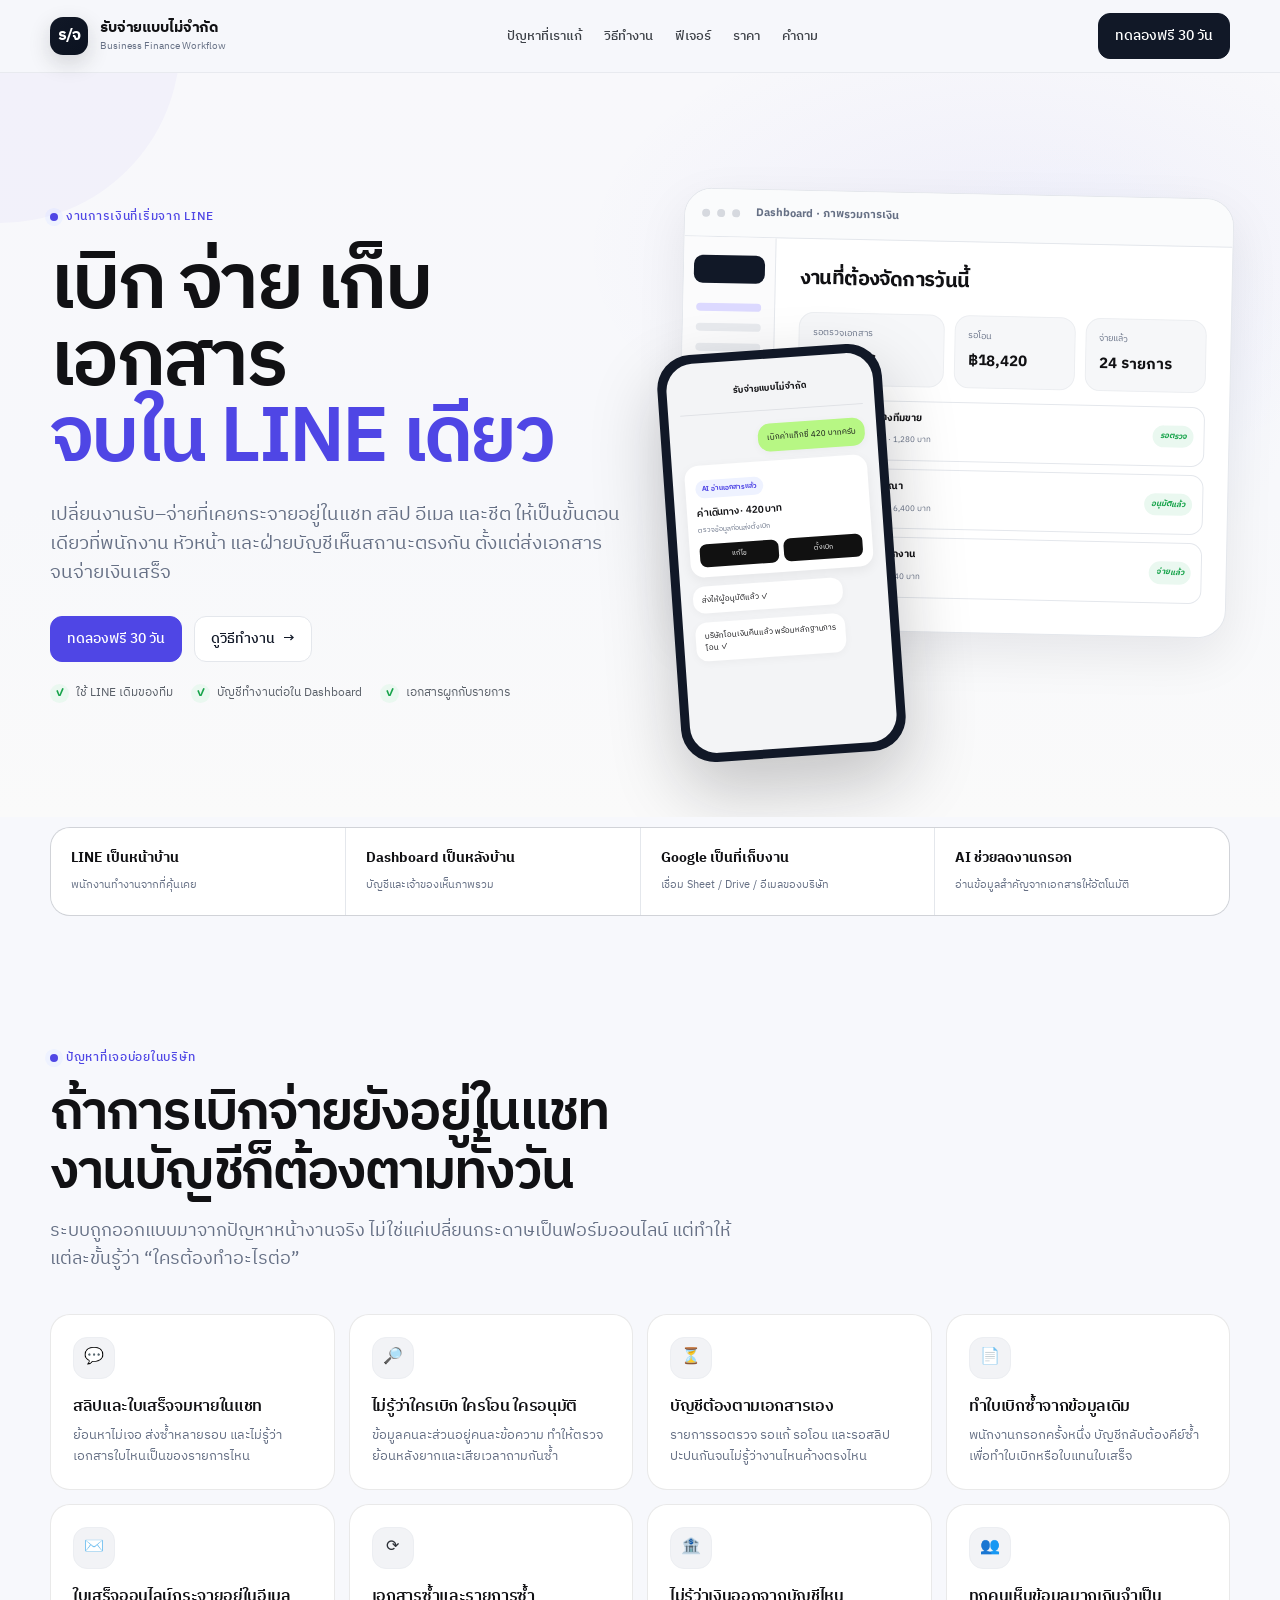
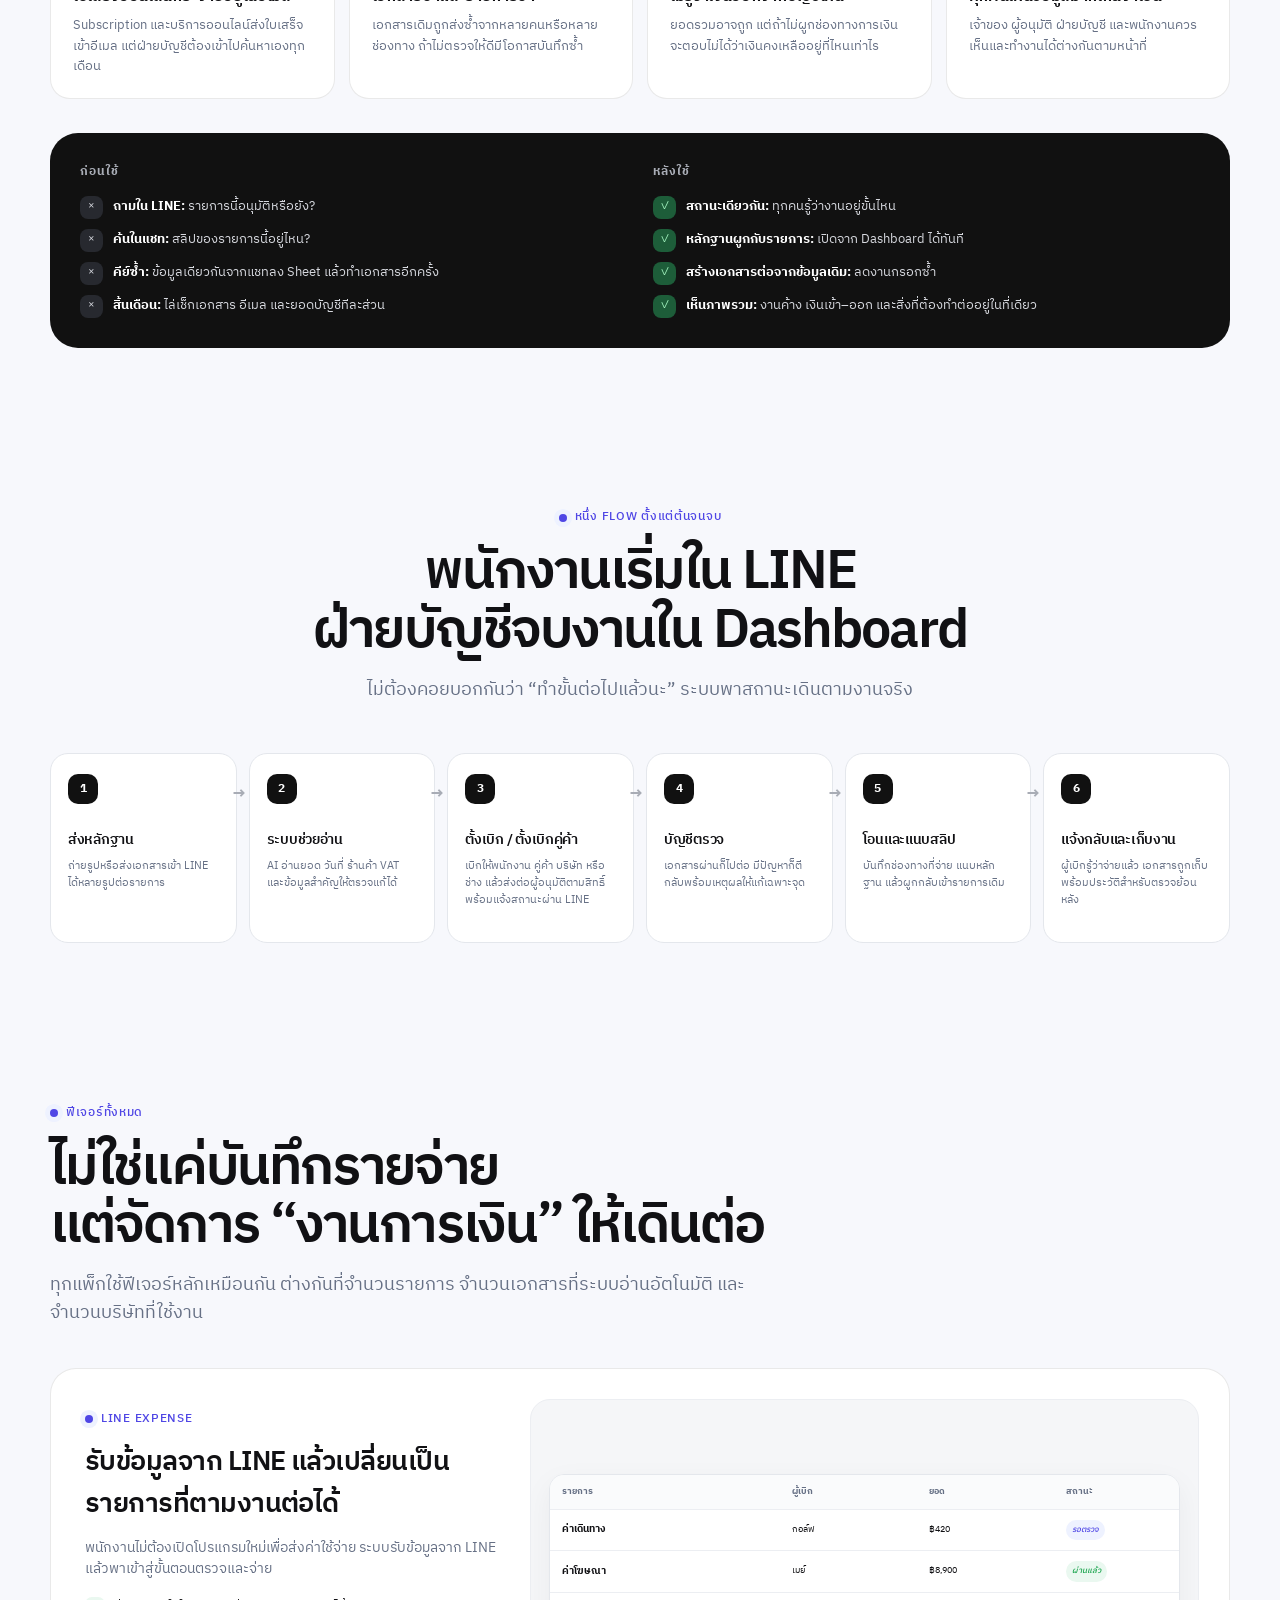
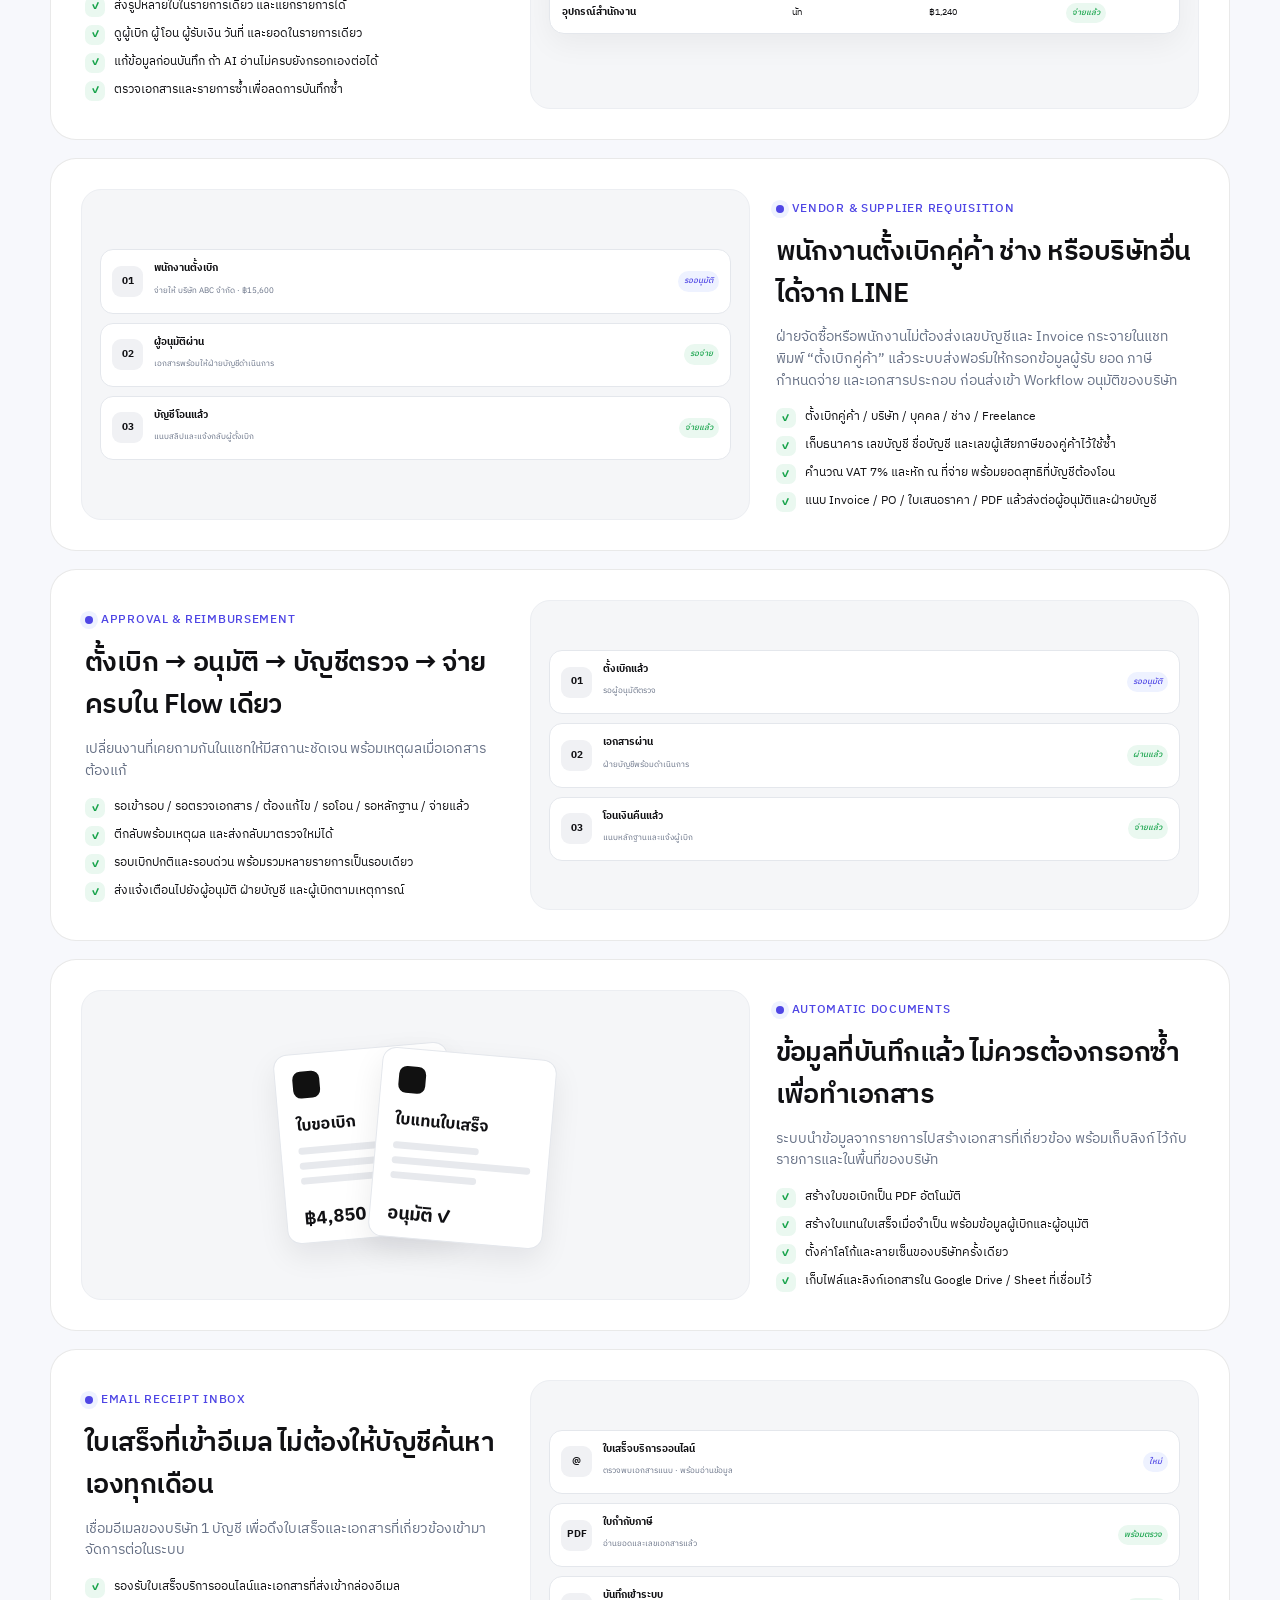
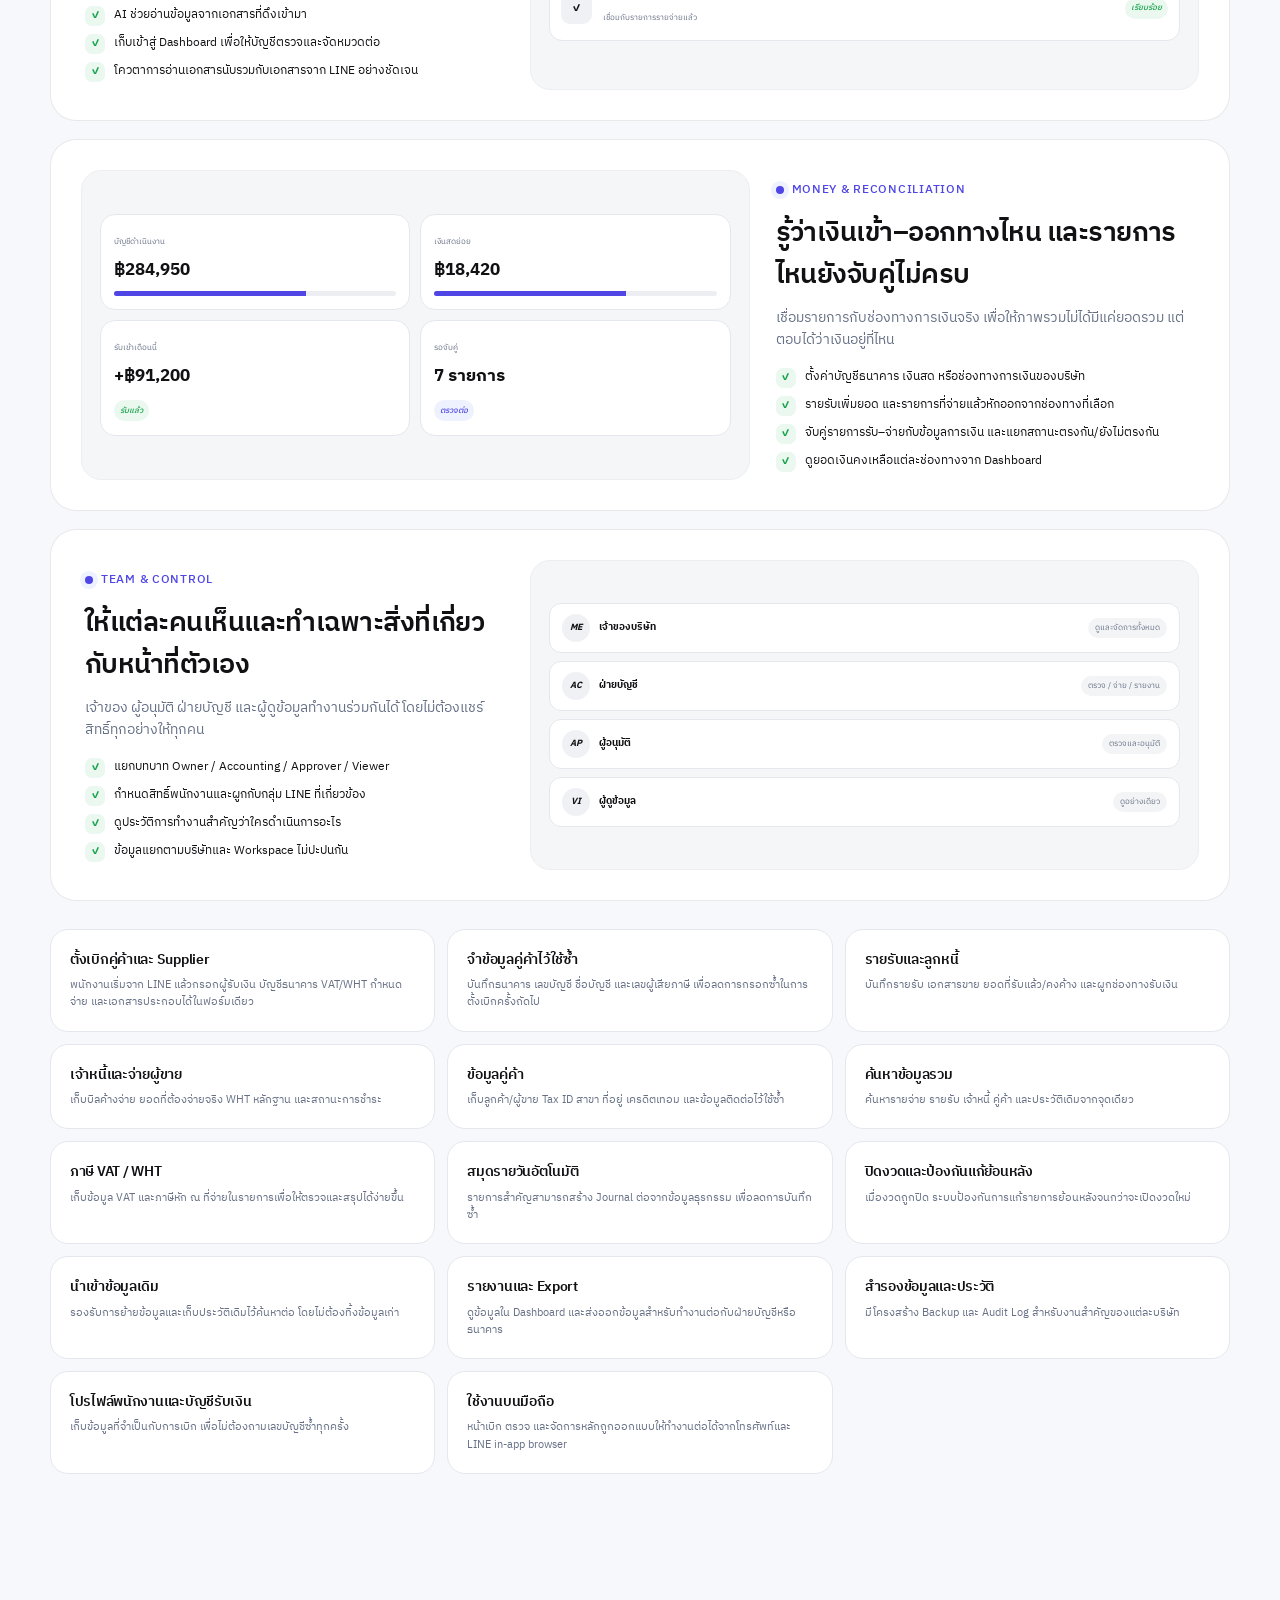
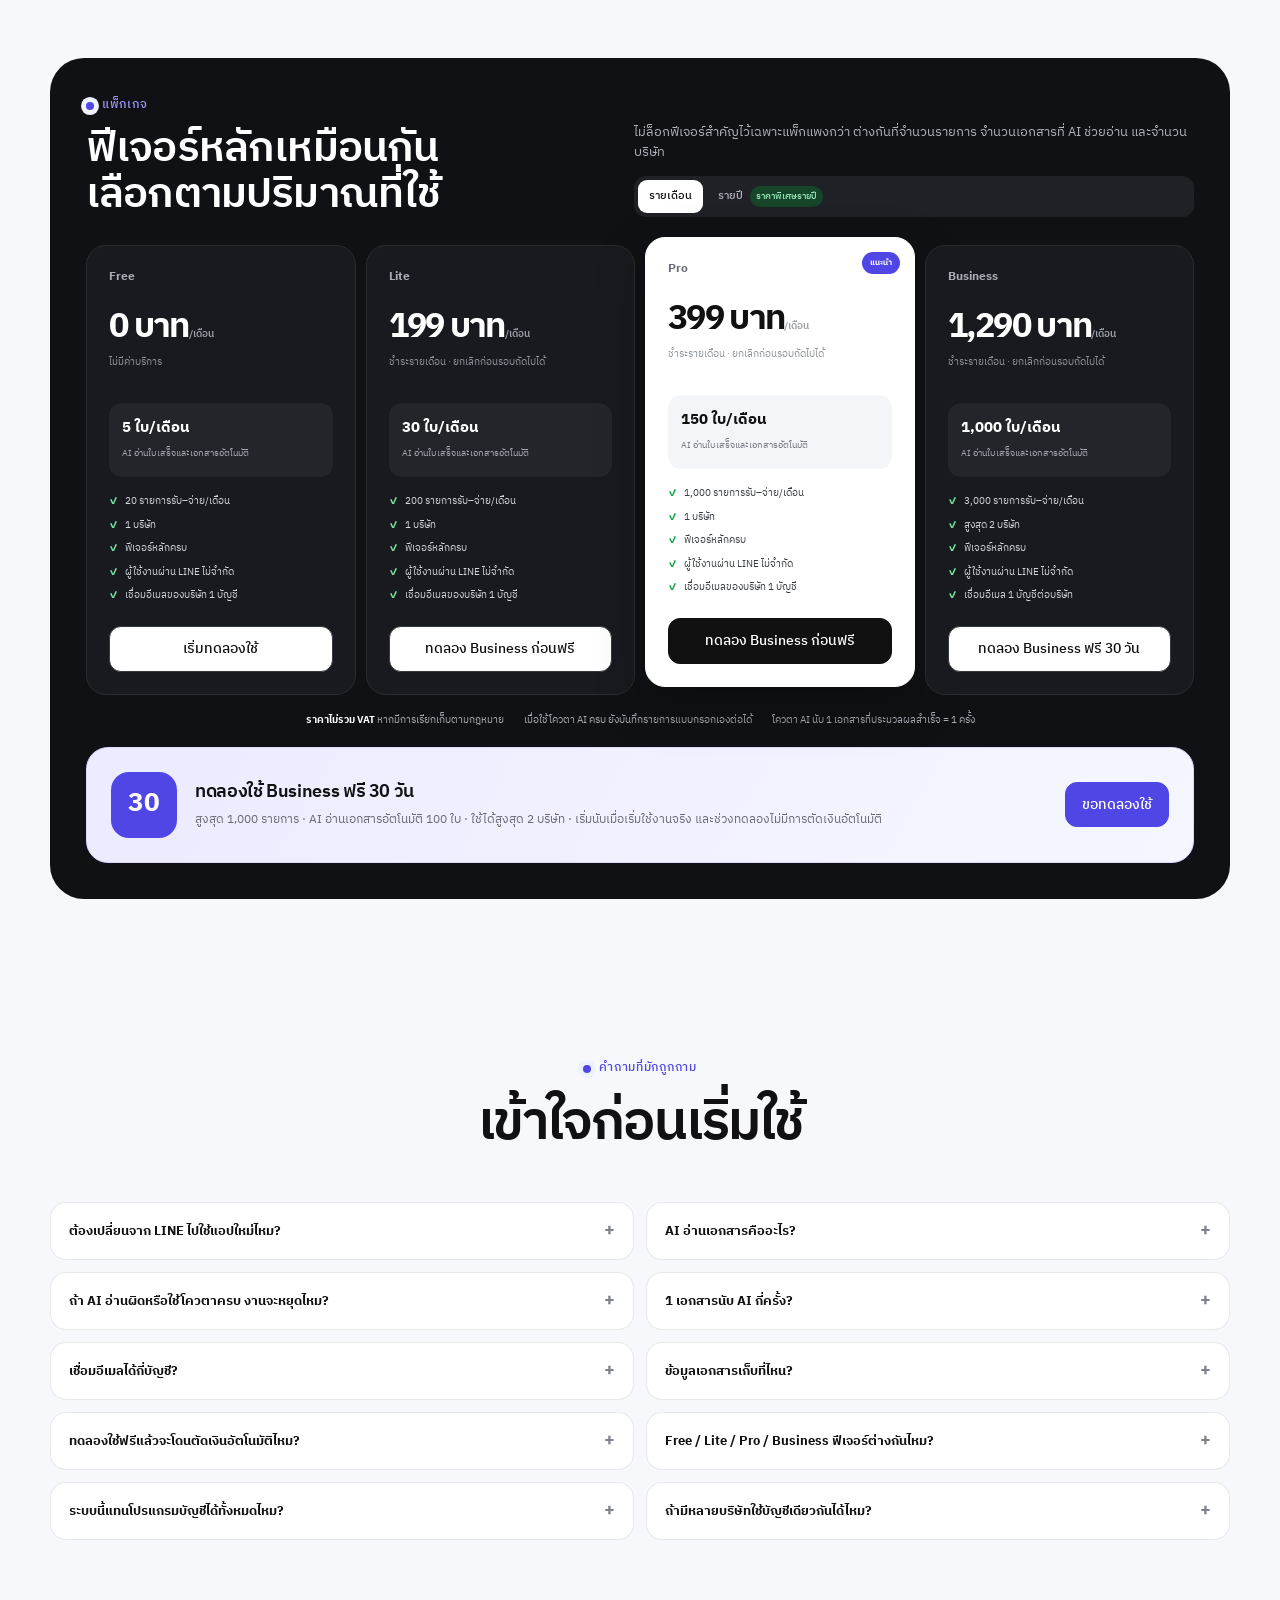
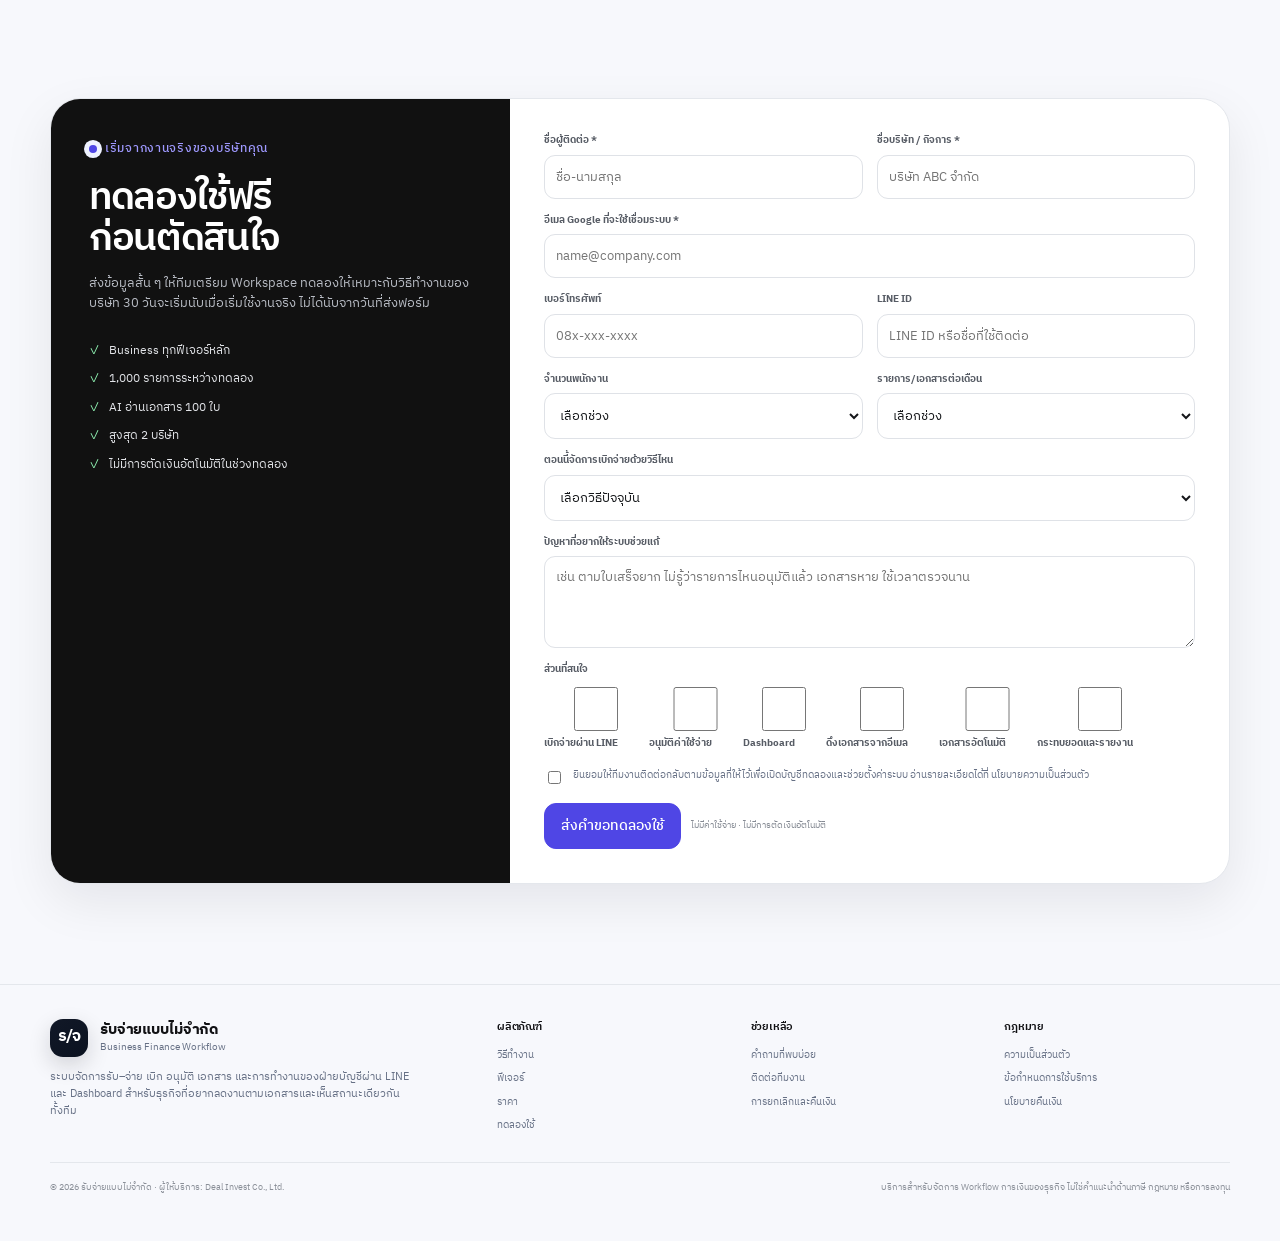
<file: index.html>
<!doctype html>
<html lang="th">
<head>
<meta charset="utf-8">
<meta name="viewport" content="width=device-width,initial-scale=1">
<meta name="theme-color" content="#f7f8fc">
<title>รับจ่ายแบบไม่จำกัด — เบิก จ่าย เก็บเอกสาร จบใน LINE</title>
<meta name="description" content="ระบบจัดการรับ–จ่าย ตั้งเบิกคู่ค้า เบิกค่าใช้จ่าย อนุมัติ และจ่ายเงินสำหรับธุรกิจ ผ่าน LINE พร้อม AI อ่านเอกสาร VAT/WHT หลักฐานการโอน Google Drive และ Dashboard ในระบบเดียว">
<link rel="icon" href="assets/favicon.svg" type="image/svg+xml">
<link rel="stylesheet" href="assets/site.css">
<link rel="preconnect" href="https://fonts.googleapis.com">
<link rel="preconnect" href="https://fonts.gstatic.com" crossorigin>
<link href="https://fonts.googleapis.com/css2?family=IBM+Plex+Sans+Thai:wght@300;400;500;600;700&display=swap" rel="stylesheet">
<style id="rubjai-ibm-plex-thai-v4">
html body,
html body *,
html body *::before,
html body *::after {
  font-family: "IBM Plex Sans Thai", "Noto Sans Thai", sans-serif !important;
}
button, input, select, textarea {
  font-family: "IBM Plex Sans Thai", "Noto Sans Thai", sans-serif !important;
  font: inherit;
}
body {
  font-weight: 400;
  -webkit-font-smoothing: antialiased;
  text-rendering: optimizeLegibility;
}

h1,h2,h3,h4,h5,h6{
  font-weight:600 !important;
  letter-spacing:-0.02em !important;
}
.hero h1,
.hero-title,
.display-title{
  font-weight:600 !important;
}
nav,
button,
.btn,
.pill,
.eyebrow{
  font-weight:500 !important;
}
</style>
<meta property="og:title" content="รับจ่ายแบบไม่จำกัด — เบิก จ่าย เก็บเอกสาร จบใน LINE">
<meta property="og:description" content="จากแชทที่ตามสลิปและใบเสร็จไม่จบ ให้กลายเป็น Workflow รับ–จ่ายที่ทุกคนเห็นสถานะเดียวกัน">
<meta property="og:type" content="website">
<script type="application/ld+json">{"@context":"https://schema.org","@type":"SoftwareApplication","name":"รับจ่ายแบบไม่จำกัด","applicationCategory":"BusinessApplication","operatingSystem":"Web, LINE","description":"ระบบจัดการรับ–จ่ายและเบิกค่าใช้จ่ายสำหรับธุรกิจ ผ่าน LINE และ Dashboard","offers":[{"@type":"Offer","name":"Free","price":"0","priceCurrency":"THB"},{"@type":"Offer","name":"Lite","price":"199","priceCurrency":"THB"},{"@type":"Offer","name":"Pro","price":"399","priceCurrency":"THB"},{"@type":"Offer","name":"Business","price":"1290","priceCurrency":"THB"}]}</script>

<style id="rubjai-premium-mobile-v5">
/* ─────────────────────────────────────────────
   Rubjai Mobile Polish v5
   เป้าหมาย: Apple-like / SaaS premium / อ่านง่ายบน LINE browser
   ───────────────────────────────────────────── */

:root{
  --v5-ink:#111114;
  --v5-muted:#6f727a;
  --v5-line:rgba(17,17,20,.09);
  --v5-soft:#f7f7f9;
  --v5-accent:#4f46e5;
}

/* ทำให้ IBM Plex Sans Thai ดูเบาและคมขึ้น */
body{
  color:var(--v5-ink);
}
.hero h1,
.section-head h2,
.trial-copy-panel h2{
  font-weight:600 !important;
  letter-spacing:-.035em !important;
}
.hero-copy,
.lead,
.problem-card p,
.feature-copy p,
.step p{
  font-weight:400 !important;
}

/* ปุ่ม/การ์ดลดความแข็ง */
.btn{
  border-radius:12px !important;
  box-shadow:none !important;
}
.problem-card,
.feature-band,
.trust-box,
.before-after,
.pricing-card,
.faq details{
  border-color:var(--v5-line) !important;
}

/* Hero background แบบสะอาด มีมิติเล็กน้อย */
.hero{
  position:relative;
  overflow:hidden;
  background:
    radial-gradient(700px 400px at 78% 24%, rgba(79,70,229,.055), transparent 60%),
    linear-gradient(180deg,#f8f8fb 0%,#f7f8fb 58%,#fafafa 100%) !important;
}
.hero::before{
  content:"";
  position:absolute;
  width:360px;
  height:360px;
  border-radius:50%;
  top:-210px;
  left:-180px;
  background:rgba(79,70,229,.035);
  pointer-events:none;
}

@media (max-width: 720px){

  /* ── Header ── */
  .topbar{
    background:rgba(250,250,252,.88) !important;
    backdrop-filter:blur(22px) saturate(150%) !important;
    -webkit-backdrop-filter:blur(22px) saturate(150%) !important;
    border-bottom:1px solid rgba(17,17,20,.07) !important;
  }
  .topbar .nav{
    min-height:72px !important;
    padding:10px 18px !important;
  }
  .brand{
    gap:11px !important;
  }
  .brand-mark{
    width:42px !important;
    height:42px !important;
    min-width:42px !important;
    border-radius:13px !important;
    font-size:14px !important;
    box-shadow:0 6px 18px rgba(0,0,0,.10) !important;
  }
  .brand-copy strong{
    font-size:18px !important;
    line-height:1.12 !important;
    font-weight:600 !important;
    letter-spacing:-.025em !important;
  }
  .brand-copy span{
    display:none !important;
  }
  .nav-actions .primary{
    display:none !important;
  }
  .menu-btn{
    width:44px !important;
    height:44px !important;
    min-width:44px !important;
    padding:0 !important;
    display:grid !important;
    place-items:center !important;
    border-radius:14px !important;
    background:#fff !important;
    border:1px solid rgba(17,17,20,.10) !important;
    font-size:20px !important;
  }

  /* ── Hero ── */
  .hero{
    padding:46px 0 28px !important;
    min-height:auto !important;
  }
  .hero .container{
    padding-left:20px !important;
    padding-right:20px !important;
  }
  .hero-grid{
    grid-template-columns:1fr !important;
    gap:28px !important;
    align-items:start !important;
  }
  .hero-grid > div:first-child{
    position:relative;
    z-index:2;
  }
  .eyebrow{
    display:inline-flex !important;
    align-items:center !important;
    gap:7px !important;
    width:auto !important;
    min-height:30px !important;
    padding:6px 10px !important;
    margin-bottom:18px !important;
    border-radius:999px !important;
    background:rgba(79,70,229,.075) !important;
    color:var(--v5-accent) !important;
    font-size:12px !important;
    font-weight:500 !important;
    letter-spacing:0 !important;
    text-transform:none !important;
  }
  .eyebrow::before{
    width:7px !important;
    height:7px !important;
    box-shadow:none !important;
  }
  .hero h1{
    max-width:100% !important;
    margin:0 !important;
    font-size:clamp(42px,11.2vw,50px) !important;
    line-height:1.02 !important;
    letter-spacing:-.05em !important;
    text-wrap:balance;
  }
  .hero h1 .accent{
    display:inline-block;
    margin-top:5px;
  }
  .hero-copy{
    max-width:35em !important;
    margin:24px 0 0 !important;
    color:#686b73 !important;
    font-size:16px !important;
    line-height:1.68 !important;
    letter-spacing:-.01em !important;
  }

  /* CTA: ปุ่มหลัก 1 ปุ่ม + ลิงก์รอง ไม่ให้เหมือนฟอร์ม */
  .hero-actions{
    display:flex !important;
    flex-direction:column !important;
    align-items:stretch !important;
    gap:8px !important;
    margin-top:26px !important;
  }
  .hero-actions .btn{
    width:100% !important;
    min-height:54px !important;
    justify-content:center !important;
    border-radius:16px !important;
    font-size:15px !important;
    font-weight:500 !important;
  }
  .hero-actions .accent{
    background:linear-gradient(135deg,#5b55ee 0%,#4f46e5 100%) !important;
    color:#fff !important;
    border:0 !important;
    box-shadow:0 12px 28px rgba(79,70,229,.20) !important;
  }
  .hero-actions .hero-secondary{
    width:auto !important;
    min-height:40px !important;
    align-self:center !important;
    padding:6px 12px !important;
    background:transparent !important;
    border:0 !important;
    color:#41434a !important;
    font-size:14px !important;
  }
  .hero-actions .hero-secondary span{
    margin-left:3px;
    transition:transform .2s ease;
  }

  /* จุดขายสั้น ๆ ให้เป็น chip 2+1 แทน list ยาว */
  .hero-note{
    display:flex !important;
    flex-wrap:wrap !important;
    gap:8px !important;
    margin-top:18px !important;
  }
  .hero-note span{
    margin:0 !important;
    padding:7px 10px !important;
    border:1px solid rgba(17,17,20,.07) !important;
    border-radius:999px !important;
    background:rgba(255,255,255,.72) !important;
    color:#666a72 !important;
    font-size:11px !important;
    line-height:1.25 !important;
  }
  .hero-note span::before{
    width:16px !important;
    height:16px !important;
    margin-right:5px !important;
    font-size:10px !important;
  }

  /* ── Product mockup ── */
  .hero-visual{
    width:100% !important;
    min-height:340px !important;
    height:340px !important;
    margin:4px auto 0 !important;
    transform:none !important;
    overflow:visible !important;
  }
  .hero-glow{
    opacity:.6 !important;
    transform:scale(.86) !important;
  }
  .app-window{
    width:94% !important;
    left:6% !important;
    right:auto !important;
    top:12px !important;
    transform:none !important;
    border-radius:18px !important;
    box-shadow:0 24px 52px rgba(20,22,30,.10) !important;
  }
  .app-top{
    min-height:38px !important;
  }
  .app-label{
    font-size:10px !important;
  }
  .app-body{
    min-height:235px !important;
  }
  .app-side{
    width:50px !important;
  }
  .app-title{
    font-size:18px !important;
  }
  .stats{
    gap:6px !important;
  }
  .stat{
    padding:10px 8px !important;
  }
  .stat small{
    font-size:8px !important;
  }
  .stat b{
    font-size:11px !important;
  }
  .flow-row{
    padding:8px 7px !important;
  }
  .flow-row strong{
    font-size:9px !important;
  }
  .flow-row span{
    font-size:7px !important;
  }
  .phone{
    width:36% !important;
    height:auto !important;
    aspect-ratio:.49 !important;
    left:1% !important;
    top:102px !important;
    right:auto !important;
    transform:rotate(-3deg) !important;
    border-radius:25px !important;
    box-shadow:0 25px 48px rgba(12,13,18,.20) !important;
  }
  .phone-screen{
    border-radius:20px !important;
  }
  .phone-head{
    font-size:7px !important;
  }
  .bubble,
  .bot-card{
    font-size:7px !important;
  }

  /* ── Trust strip ── */
  .trust-strip{
    padding:0 0 24px !important;
    margin-top:0 !important;
  }
  .trust-strip .container{
    padding:0 14px !important;
  }
  .trust-box{
    display:grid !important;
    grid-template-columns:1fr 1fr !important;
    gap:0 !important;
    border-radius:18px !important;
    overflow:hidden !important;
    background:#fff !important;
    box-shadow:0 12px 32px rgba(0,0,0,.035) !important;
  }
  .trust-item{
    min-width:0 !important;
    padding:15px 13px !important;
    border-right:1px solid rgba(17,17,20,.06) !important;
    border-bottom:1px solid rgba(17,17,20,.06) !important;
  }
  .trust-item:nth-child(2n){
    border-right:0 !important;
  }
  .trust-item:nth-last-child(-n+2){
    border-bottom:0 !important;
  }
  .trust-item b{
    font-size:11px !important;
    line-height:1.3 !important;
  }
  .trust-item span{
    margin-top:4px !important;
    font-size:9px !important;
    line-height:1.45 !important;
  }

  /* ── Sections ทั้งเว็บให้ compact และเป็น premium ── */
  .section{
    padding:58px 0 !important;
  }
  .section.compact{
    padding:50px 0 !important;
  }
  .section .container{
    padding-left:18px !important;
    padding-right:18px !important;
  }
  .section-head{
    margin-bottom:24px !important;
  }
  .section-head.center{
    text-align:left !important;
  }
  .section-head h2{
    font-size:34px !important;
    line-height:1.12 !important;
    letter-spacing:-.04em !important;
  }
  .section-head h2 br{
    display:none !important;
  }
  .lead{
    margin-top:12px !important;
    font-size:14px !important;
    line-height:1.7 !important;
  }
  .problem-grid{
    gap:10px !important;
  }
  .problem-card{
    padding:18px !important;
    border-radius:16px !important;
    box-shadow:none !important;
  }
  .problem-card h3{
    font-size:16px !important;
  }
  .problem-card p{
    font-size:12px !important;
    line-height:1.65 !important;
  }
  .problem-icon{
    width:34px !important;
    height:34px !important;
    border-radius:10px !important;
    font-size:15px !important;
  }

  .before-after{
    border-radius:18px !important;
  }

  .steps{
    gap:9px !important;
  }
  .step{
    border-radius:16px !important;
    padding:17px !important;
  }

  .feature-band{
    border-radius:20px !important;
    padding:20px !important;
  }

  /* อย่าให้ LINE in-app browser รู้สึกว่าหน้าเว็บยาวเพราะ spacing */
  .reveal{
    transform:translateY(8px);
  }
}

@media (max-width: 390px){
  .hero h1{
    font-size:40px !important;
  }
  .hero-copy{
    font-size:15px !important;
  }
  .hero-visual{
    height:315px !important;
    min-height:315px !important;
  }
  .phone{
    top:96px !important;
  }
  .section-head h2{
    font-size:31px !important;
  }
}

/* Motion เล็ก ๆ แบบ product site */
@media (prefers-reduced-motion: no-preference){
  .app-window{
    animation:v5Float 7s ease-in-out infinite;
  }
  .phone{
    animation:v5PhoneFloat 6s ease-in-out infinite;
  }
  @keyframes v5Float{
    0%,100%{translate:0 0}
    50%{translate:0 -5px}
  }
  @keyframes v5PhoneFloat{
    0%,100%{translate:0 0;rotate:-3deg}
    50%{translate:0 -7px;rotate:-2deg}
  }
}
</style>

</head>
<body>
<header class="topbar">
  <div class="container nav">
    <a class="brand" href="#top" aria-label="รับจ่ายแบบไม่จำกัด หน้าแรก">
      <span class="brand-mark">ร/จ</span>
      <span class="brand-copy"><strong>รับจ่ายแบบไม่จำกัด</strong><span>Business Finance Workflow</span></span>
    </a>
    <nav class="nav-links" aria-label="เมนูหลัก">
      <a href="#problems">ปัญหาที่เราแก้</a><a href="#how">วิธีทำงาน</a><a href="#features">ฟีเจอร์</a><a href="#pricing">ราคา</a><a href="#faq">คำถาม</a>
    </nav>
    <div class="nav-actions"><a class="btn primary" href="#trial">ทดลองฟรี 30 วัน</a><button class="btn menu-btn" data-menu aria-label="เปิดเมนู">☰</button></div>
  </div>
</header>
<main id="top">
<section class="hero">
  <div class="container hero-grid">
    <div>
      <div class="eyebrow">งานการเงินที่เริ่มจาก LINE</div>
      <h1>เบิก จ่าย เก็บเอกสาร<br><span class="accent">จบใน LINE เดียว</span></h1>
      <p class="hero-copy">เปลี่ยนงานรับ–จ่ายที่เคยกระจายอยู่ในแชท สลิป อีเมล และชีต ให้เป็นขั้นตอนเดียวที่พนักงาน หัวหน้า และฝ่ายบัญชีเห็นสถานะตรงกัน ตั้งแต่ส่งเอกสารจนจ่ายเงินเสร็จ</p>
      <div class="hero-actions"><a class="btn accent" href="#trial">ทดลองฟรี 30 วัน</a><a class="btn hero-secondary" href="#how">ดูวิธีทำงาน <span aria-hidden="true">→</span></a></div>
      <div class="hero-note"><span>ใช้ LINE เดิมของทีม</span><span>บัญชีทำงานต่อใน Dashboard</span><span>เอกสารผูกกับรายการ</span></div>
    </div>
    <div class="hero-visual" aria-label="ตัวอย่างการทำงานของระบบ">
      <div class="hero-glow"></div>
      <div class="app-window">
        <div class="app-top"><i class="app-dot"></i><i class="app-dot"></i><i class="app-dot"></i><span class="app-label">Dashboard · ภาพรวมการเงิน</span></div>
        <div class="app-body"><aside class="app-side"><div class="side-brand"></div><div class="side-line on"></div><div class="side-line"></div><div class="side-line"></div><div class="side-line"></div><div class="side-line"></div></aside><div class="app-main"><div class="app-title">งานที่ต้องจัดการวันนี้</div><div class="stats"><div class="stat"><small>รอตรวจเอกสาร</small><b>8 รายการ</b></div><div class="stat"><small>รอโอน</small><b>฿18,420</b></div><div class="stat"><small>จ่ายแล้ว</small><b>24 รายการ</b></div></div><div class="flow-list"><div class="flow-row"><div class="flow-icon">01</div><div><strong>ค่าเดินทางทีมขาย</strong><span>ผู้เบิก · ณัฐ · 1,280 บาท</span></div><i class="status">รอตรวจ</i></div><div class="flow-row"><div class="flow-icon">02</div><div><strong>ค่าสื่อโฆษณา</strong><span>ผู้เบิก · เมย์ · 6,400 บาท</span></div><i class="status">อนุมัติแล้ว</i></div><div class="flow-row"><div class="flow-icon">03</div><div><strong>ค่าวัสดุสำนักงาน</strong><span>ผู้เบิก · ต้น · 740 บาท</span></div><i class="status">จ่ายแล้ว</i></div></div></div></div>
      </div>
      <div class="phone"><div class="phone-screen"><div class="phone-head">รับจ่ายแบบไม่จำกัด</div><div class="chat"><div class="bubble me">เบิกค่าแท็กซี่ 420 บาทครับ</div><div class="bot-card"><span class="tag">AI อ่านเอกสารแล้ว</span><h4>ค่าเดินทาง · 420 บาท</h4><p>ตรวจข้อมูลก่อนส่งตั้งเบิก</p><div class="bot-buttons"><span>แก้ไข</span><span>ตั้งเบิก</span></div></div><div class="bubble">ส่งให้ผู้อนุมัติแล้ว ✓</div><div class="bubble">บริษัทโอนเงินคืนแล้ว พร้อมหลักฐานการโอน ✓</div></div></div></div>
    </div>
  </div>
</section>
<section class="trust-strip"><div class="container trust-box reveal"><div class="trust-item"><b>LINE เป็นหน้าบ้าน</b><span>พนักงานทำงานจากที่คุ้นเคย</span></div><div class="trust-item"><b>Dashboard เป็นหลังบ้าน</b><span>บัญชีและเจ้าของเห็นภาพรวม</span></div><div class="trust-item"><b>Google เป็นที่เก็บงาน</b><span>เชื่อม Sheet / Drive / อีเมลของบริษัท</span></div><div class="trust-item"><b>AI ช่วยลดงานกรอก</b><span>อ่านข้อมูลสำคัญจากเอกสารให้อัตโนมัติ</span></div></div></section>

<section class="section" id="problems">
  <div class="container">
    <div class="section-head"><div class="eyebrow">ปัญหาที่เจอบ่อยในบริษัท</div><h2>ถ้าการเบิกจ่ายยังอยู่ในแชท<br>งานบัญชีก็ต้องตามทั้งวัน</h2><p class="lead">ระบบถูกออกแบบมาจากปัญหาหน้างานจริง ไม่ใช่แค่เปลี่ยนกระดาษเป็นฟอร์มออนไลน์ แต่ทำให้แต่ละขั้นรู้ว่า “ใครต้องทำอะไรต่อ”</p></div>
    <div class="problem-grid">
      <article class="problem-card reveal"><div class="problem-icon">💬</div><h3>สลิปและใบเสร็จจมหายในแชท</h3><p>ย้อนหาไม่เจอ ส่งซ้ำหลายรอบ และไม่รู้ว่าเอกสารใบไหนเป็นของรายการไหน</p></article>
      <article class="problem-card reveal"><div class="problem-icon">🔎</div><h3>ไม่รู้ว่าใครเบิก ใครโอน ใครอนุมัติ</h3><p>ข้อมูลคนละส่วนอยู่คนละข้อความ ทำให้ตรวจย้อนหลังยากและเสียเวลาถามกันซ้ำ</p></article>
      <article class="problem-card reveal"><div class="problem-icon">⏳</div><h3>บัญชีต้องตามเอกสารเอง</h3><p>รายการรอตรวจ รอแก้ รอโอน และรอสลิปปะปนกันจนไม่รู้ว่างานไหนค้างตรงไหน</p></article>
      <article class="problem-card reveal"><div class="problem-icon">📄</div><h3>ทำใบเบิกซ้ำจากข้อมูลเดิม</h3><p>พนักงานกรอกครั้งหนึ่ง บัญชีกลับต้องคีย์ซ้ำเพื่อทำใบเบิกหรือใบแทนใบเสร็จ</p></article>
      <article class="problem-card reveal"><div class="problem-icon">✉️</div><h3>ใบเสร็จออนไลน์กระจายอยู่ในอีเมล</h3><p>Subscription และบริการออนไลน์ส่งใบเสร็จเข้าอีเมล แต่ฝ่ายบัญชีต้องเข้าไปค้นหาเองทุกเดือน</p></article>
      <article class="problem-card reveal"><div class="problem-icon">⟳</div><h3>เอกสารซ้ำและรายการซ้ำ</h3><p>เอกสารเดิมถูกส่งซ้ำจากหลายคนหรือหลายช่องทาง ถ้าไม่ตรวจให้ดีมีโอกาสบันทึกซ้ำ</p></article>
      <article class="problem-card reveal"><div class="problem-icon">🏦</div><h3>ไม่รู้ว่าเงินออกจากบัญชีไหน</h3><p>ยอดรวมอาจถูก แต่ถ้าไม่ผูกช่องทางการเงินจะตอบไม่ได้ว่าเงินคงเหลืออยู่ที่ไหนเท่าไร</p></article>
      <article class="problem-card reveal"><div class="problem-icon">👥</div><h3>ทุกคนเห็นข้อมูลมากเกินจำเป็น</h3><p>เจ้าของ ผู้อนุมัติ ฝ่ายบัญชี และพนักงานควรเห็นและทำงานได้ต่างกันตามหน้าที่</p></article>
    </div>
    <div class="before-after reveal"><div><div class="ba-title">ก่อนใช้</div><div class="ba-list"><div class="ba-item"><span class="ba-mark">×</span><span><b>ถามใน LINE:</b> รายการนี้อนุมัติหรือยัง?</span></div><div class="ba-item"><span class="ba-mark">×</span><span><b>ค้นในแชท:</b> สลิปของรายการนี้อยู่ไหน?</span></div><div class="ba-item"><span class="ba-mark">×</span><span><b>คีย์ซ้ำ:</b> ข้อมูลเดียวกันจากแชทลง Sheet แล้วทำเอกสารอีกครั้ง</span></div><div class="ba-item"><span class="ba-mark">×</span><span><b>สิ้นเดือน:</b> ไล่เช็กเอกสาร อีเมล และยอดบัญชีทีละส่วน</span></div></div></div><div class="after"><div class="ba-title">หลังใช้</div><div class="ba-list"><div class="ba-item"><span class="ba-mark">✓</span><span><b>สถานะเดียวกัน:</b> ทุกคนรู้ว่างานอยู่ขั้นไหน</span></div><div class="ba-item"><span class="ba-mark">✓</span><span><b>หลักฐานผูกกับรายการ:</b> เปิดจาก Dashboard ได้ทันที</span></div><div class="ba-item"><span class="ba-mark">✓</span><span><b>สร้างเอกสารต่อจากข้อมูลเดิม:</b> ลดงานกรอกซ้ำ</span></div><div class="ba-item"><span class="ba-mark">✓</span><span><b>เห็นภาพรวม:</b> งานค้าง เงินเข้า–ออก และสิ่งที่ต้องทำต่ออยู่ในที่เดียว</span></div></div></div></div>
  </div>
</section>

<section class="section compact" id="how">
  <div class="container">
    <div class="section-head center"><div class="eyebrow">หนึ่ง Flow ตั้งแต่ต้นจนจบ</div><h2>พนักงานเริ่มใน LINE<br>ฝ่ายบัญชีจบงานใน Dashboard</h2><p class="lead">ไม่ต้องคอยบอกกันว่า “ทำขั้นต่อไปแล้วนะ” ระบบพาสถานะเดินตามงานจริง</p></div>
    <div class="steps">
      <article class="step reveal"><div class="step-num">1</div><h3>ส่งหลักฐาน</h3><p>ถ่ายรูปหรือส่งเอกสารเข้า LINE ได้หลายรูปต่อรายการ</p></article>
      <article class="step reveal"><div class="step-num">2</div><h3>ระบบช่วยอ่าน</h3><p>AI อ่านยอด วันที่ ร้านค้า VAT และข้อมูลสำคัญให้ตรวจแก้ได้</p></article>
      <article class="step reveal"><div class="step-num">3</div><h3>ตั้งเบิก / ตั้งเบิกคู่ค้า</h3><p>เบิกให้พนักงาน คู่ค้า บริษัท หรือช่าง แล้วส่งต่อผู้อนุมัติตามสิทธิ์พร้อมแจ้งสถานะผ่าน LINE</p></article>
      <article class="step reveal"><div class="step-num">4</div><h3>บัญชีตรวจ</h3><p>เอกสารผ่านก็ไปต่อ มีปัญหาก็ตีกลับพร้อมเหตุผลให้แก้เฉพาะจุด</p></article>
      <article class="step reveal"><div class="step-num">5</div><h3>โอนและแนบสลิป</h3><p>บันทึกช่องทางที่จ่าย แนบหลักฐาน แล้วผูกกลับเข้ารายการเดิม</p></article>
      <article class="step reveal"><div class="step-num">6</div><h3>แจ้งกลับและเก็บงาน</h3><p>ผู้เบิกรู้ว่าจ่ายแล้ว เอกสารถูกเก็บพร้อมประวัติสำหรับตรวจย้อนหลัง</p></article>
    </div>
  </div>
</section>

<section class="section" id="features">
  <div class="container">
    <div class="section-head"><div class="eyebrow">ฟีเจอร์ทั้งหมด</div><h2>ไม่ใช่แค่บันทึกรายจ่าย<br>แต่จัดการ “งานการเงิน” ให้เดินต่อ</h2><p class="lead">ทุกแพ็กใช้ฟีเจอร์หลักเหมือนกัน ต่างกันที่จำนวนรายการ จำนวนเอกสารที่ระบบอ่านอัตโนมัติ และจำนวนบริษัทที่ใช้งาน</p></div>
    <div class="feature-stack">
      <article class="feature-band reveal"><div class="feature-copy"><div class="eyebrow">LINE Expense</div><h3>รับข้อมูลจาก LINE แล้วเปลี่ยนเป็นรายการที่ตามงานต่อได้</h3><p>พนักงานไม่ต้องเปิดโปรแกรมใหม่เพื่อส่งค่าใช้จ่าย ระบบรับข้อมูลจาก LINE แล้วพาเข้าสู่ขั้นตอนตรวจและจ่าย</p><div class="checks"><span class="check">ส่งรูปหลายใบในรายการเดียว และแยกรายการได้</span><span class="check">ดูผู้เบิก ผู้โอน ผู้รับเงิน วันที่ และยอดในรายการเดียว</span><span class="check">แก้ข้อมูลก่อนบันทึก ถ้า AI อ่านไม่ครบยังกรอกเองต่อได้</span><span class="check">ตรวจเอกสารและรายการซ้ำเพื่อลดการบันทึกซ้ำ</span></div></div><div class="feature-ui"><div class="mini-table"><div class="mini-table-head"><span>รายการ</span><span>ผู้เบิก</span><span>ยอด</span><span>สถานะ</span></div><div class="mini-table-row"><b>ค่าเดินทาง</b><span>กอล์ฟ</span><span>฿420</span><i class="pill">รอตรวจ</i></div><div class="mini-table-row"><b>ค่าโฆษณา</b><span>เมย์</span><span>฿8,900</span><i class="pill green">ผ่านแล้ว</i></div><div class="mini-table-row"><b>อุปกรณ์สำนักงาน</b><span>นัท</span><span>฿1,240</span><i class="pill green">จ่ายแล้ว</i></div></div></div></article>


      <article class="feature-band reveal"><div class="feature-copy"><div class="eyebrow">Vendor & Supplier Requisition</div><h3>พนักงานตั้งเบิกคู่ค้า ช่าง หรือบริษัทอื่นได้จาก LINE</h3><p>ฝ่ายจัดซื้อหรือพนักงานไม่ต้องส่งเลขบัญชีและ Invoice กระจายในแชท พิมพ์ “ตั้งเบิกคู่ค้า” แล้วระบบส่งฟอร์มให้กรอกข้อมูลผู้รับ ยอด ภาษี กำหนดจ่าย และเอกสารประกอบ ก่อนส่งเข้า Workflow อนุมัติของบริษัท</p><div class="checks"><span class="check">ตั้งเบิกคู่ค้า / บริษัท / บุคคล / ช่าง / Freelance</span><span class="check">เก็บธนาคาร เลขบัญชี ชื่อบัญชี และเลขผู้เสียภาษีของคู่ค้าไว้ใช้ซ้ำ</span><span class="check">คำนวณ VAT 7% และหัก ณ ที่จ่าย พร้อมยอดสุทธิที่บัญชีต้องโอน</span><span class="check">แนบ Invoice / PO / ใบเสนอราคา / PDF แล้วส่งต่อผู้อนุมัติและฝ่ายบัญชี</span></div></div><div class="feature-ui"><div class="mail-ui"><div class="mail-row"><div class="mail-logo">01</div><div><strong>พนักงานตั้งเบิก</strong><small>จ่ายให้ บริษัท ABC จำกัด · ฿15,600</small></div><i class="pill">รออนุมัติ</i></div><div class="mail-row"><div class="mail-logo">02</div><div><strong>ผู้อนุมัติผ่าน</strong><small>เอกสารพร้อมให้ฝ่ายบัญชีดำเนินการ</small></div><i class="pill green">รอจ่าย</i></div><div class="mail-row"><div class="mail-logo">03</div><div><strong>บัญชีโอนแล้ว</strong><small>แนบสลิปและแจ้งกลับผู้ตั้งเบิก</small></div><i class="pill green">จ่ายแล้ว</i></div></div></div></article>

      <article class="feature-band reveal"><div class="feature-copy"><div class="eyebrow">Approval & Reimbursement</div><h3>ตั้งเบิก → อนุมัติ → บัญชีตรวจ → จ่าย ครบใน Flow เดียว</h3><p>เปลี่ยนงานที่เคยถามกันในแชทให้มีสถานะชัดเจน พร้อมเหตุผลเมื่อเอกสารต้องแก้</p><div class="checks"><span class="check">รอเข้ารอบ / รอตรวจเอกสาร / ต้องแก้ไข / รอโอน / รอหลักฐาน / จ่ายแล้ว</span><span class="check">ตีกลับพร้อมเหตุผล และส่งกลับมาตรวจใหม่ได้</span><span class="check">รอบเบิกปกติและรอบด่วน พร้อมรวมหลายรายการเป็นรอบเดียว</span><span class="check">ส่งแจ้งเตือนไปยังผู้อนุมัติ ฝ่ายบัญชี และผู้เบิกตามเหตุการณ์</span></div></div><div class="feature-ui"><div class="mail-ui"><div class="mail-row"><div class="mail-logo">01</div><div><strong>ตั้งเบิกแล้ว</strong><small>รอผู้อนุมัติตรวจ</small></div><i class="pill">รออนุมัติ</i></div><div class="mail-row"><div class="mail-logo">02</div><div><strong>เอกสารผ่าน</strong><small>ฝ่ายบัญชีพร้อมดำเนินการ</small></div><i class="pill green">ผ่านแล้ว</i></div><div class="mail-row"><div class="mail-logo">03</div><div><strong>โอนเงินคืนแล้ว</strong><small>แนบหลักฐานและแจ้งผู้เบิก</small></div><i class="pill green">จ่ายแล้ว</i></div></div></div></article>

      <article class="feature-band reveal"><div class="feature-copy"><div class="eyebrow">Automatic Documents</div><h3>ข้อมูลที่บันทึกแล้ว ไม่ควรต้องกรอกซ้ำเพื่อทำเอกสาร</h3><p>ระบบนำข้อมูลจากรายการไปสร้างเอกสารที่เกี่ยวข้อง พร้อมเก็บลิงก์ไว้กับรายการและในพื้นที่ของบริษัท</p><div class="checks"><span class="check">สร้างใบขอเบิกเป็น PDF อัตโนมัติ</span><span class="check">สร้างใบแทนใบเสร็จเมื่อจำเป็น พร้อมข้อมูลผู้เบิกและผู้อนุมัติ</span><span class="check">ตั้งค่าโลโก้และลายเซ็นของบริษัทครั้งเดียว</span><span class="check">เก็บไฟล์และลิงก์เอกสารใน Google Drive / Sheet ที่เชื่อมไว้</span></div></div><div class="feature-ui"><div class="doc-stack"><div class="doc"><div class="doc-logo"></div><b>ใบขอเบิก</b><div class="doc-line"></div><div class="doc-line w"></div><div class="doc-line"></div><div class="doc-amount">฿4,850</div></div><div class="doc"><div class="doc-logo"></div><b>ใบแทนใบเสร็จ</b><div class="doc-line w"></div><div class="doc-line"></div><div class="doc-line w"></div><div class="doc-amount">อนุมัติ ✓</div></div></div></div></article>

      <article class="feature-band reveal"><div class="feature-copy"><div class="eyebrow">Email Receipt Inbox</div><h3>ใบเสร็จที่เข้าอีเมล ไม่ต้องให้บัญชีค้นหาเองทุกเดือน</h3><p>เชื่อมอีเมลของบริษัท 1 บัญชี เพื่อดึงใบเสร็จและเอกสารที่เกี่ยวข้องเข้ามาจัดการต่อในระบบ</p><div class="checks"><span class="check">รองรับใบเสร็จบริการออนไลน์และเอกสารที่ส่งเข้ากล่องอีเมล</span><span class="check">AI ช่วยอ่านข้อมูลจากเอกสารที่ดึงเข้ามา</span><span class="check">เก็บเข้าสู่ Dashboard เพื่อให้บัญชีตรวจและจัดหมวดต่อ</span><span class="check">โควตาการอ่านเอกสารนับรวมกับเอกสารจาก LINE อย่างชัดเจน</span></div></div><div class="feature-ui"><div class="mail-ui"><div class="mail-row"><div class="mail-logo">@</div><div><strong>ใบเสร็จบริการออนไลน์</strong><small>ตรวจพบเอกสารแนบ · พร้อมอ่านข้อมูล</small></div><i class="pill">ใหม่</i></div><div class="mail-row"><div class="mail-logo">PDF</div><div><strong>ใบกำกับภาษี</strong><small>อ่านยอดและเลขเอกสารแล้ว</small></div><i class="pill green">พร้อมตรวจ</i></div><div class="mail-row"><div class="mail-logo">✓</div><div><strong>บันทึกเข้าระบบ</strong><small>เชื่อมกับรายการรายจ่ายแล้ว</small></div><i class="pill green">เรียบร้อย</i></div></div></div></article>

      <article class="feature-band reveal"><div class="feature-copy"><div class="eyebrow">Money & Reconciliation</div><h3>รู้ว่าเงินเข้า–ออกทางไหน และรายการไหนยังจับคู่ไม่ครบ</h3><p>เชื่อมรายการกับช่องทางการเงินจริง เพื่อให้ภาพรวมไม่ได้มีแค่ยอดรวม แต่ตอบได้ว่าเงินอยู่ที่ไหน</p><div class="checks"><span class="check">ตั้งค่าบัญชีธนาคาร เงินสด หรือช่องทางการเงินของบริษัท</span><span class="check">รายรับเพิ่มยอด และรายการที่จ่ายแล้วหักออกจากช่องทางที่เลือก</span><span class="check">จับคู่รายการรับ–จ่ายกับข้อมูลการเงิน และแยกสถานะตรงกัน/ยังไม่ตรงกัน</span><span class="check">ดูยอดเงินคงเหลือแต่ละช่องทางจาก Dashboard</span></div></div><div class="feature-ui"><div class="account-ui"><div class="account-card"><small>บัญชีดำเนินงาน</small><strong>฿284,950</strong><div class="account-bar"></div></div><div class="account-card"><small>เงินสดย่อย</small><strong>฿18,420</strong><div class="account-bar"></div></div><div class="account-card"><small>รับเข้าเดือนนี้</small><strong>+฿91,200</strong><i class="pill green">รับแล้ว</i></div><div class="account-card"><small>รอจับคู่</small><strong>7 รายการ</strong><i class="pill">ตรวจต่อ</i></div></div></div></article>

      <article class="feature-band reveal"><div class="feature-copy"><div class="eyebrow">Team & Control</div><h3>ให้แต่ละคนเห็นและทำเฉพาะสิ่งที่เกี่ยวกับหน้าที่ตัวเอง</h3><p>เจ้าของ ผู้อนุมัติ ฝ่ายบัญชี และผู้ดูข้อมูลทำงานร่วมกันได้ โดยไม่ต้องแชร์สิทธิ์ทุกอย่างให้ทุกคน</p><div class="checks"><span class="check">แยกบทบาท Owner / Accounting / Approver / Viewer</span><span class="check">กำหนดสิทธิ์พนักงานและผูกกับกลุ่ม LINE ที่เกี่ยวข้อง</span><span class="check">ดูประวัติการทำงานสำคัญว่าใครดำเนินการอะไร</span><span class="check">ข้อมูลแยกตามบริษัทและ Workspace ไม่ปะปนกัน</span></div></div><div class="feature-ui"><div class="role-ui"><div class="role-row"><div class="role-name"><i class="avatar">ME</i>เจ้าของบริษัท</div><span class="role-badge">ดูและจัดการทั้งหมด</span></div><div class="role-row"><div class="role-name"><i class="avatar">AC</i>ฝ่ายบัญชี</div><span class="role-badge">ตรวจ / จ่าย / รายงาน</span></div><div class="role-row"><div class="role-name"><i class="avatar">AP</i>ผู้อนุมัติ</div><span class="role-badge">ตรวจและอนุมัติ</span></div><div class="role-row"><div class="role-name"><i class="avatar">VI</i>ผู้ดูข้อมูล</div><span class="role-badge">ดูอย่างเดียว</span></div></div></div></article>
    </div>

    <div class="feature-index">
      <article class="reveal"><h4>ตั้งเบิกคู่ค้าและ Supplier</h4><p>พนักงานเริ่มจาก LINE แล้วกรอกผู้รับเงิน บัญชีธนาคาร VAT/WHT กำหนดจ่าย และเอกสารประกอบได้ในฟอร์มเดียว</p></article>
      <article class="reveal"><h4>จำข้อมูลคู่ค้าไว้ใช้ซ้ำ</h4><p>บันทึกธนาคาร เลขบัญชี ชื่อบัญชี และเลขผู้เสียภาษี เพื่อลดการกรอกซ้ำในการตั้งเบิกครั้งถัดไป</p></article>
      <article class="reveal"><h4>รายรับและลูกหนี้</h4><p>บันทึกรายรับ เอกสารขาย ยอดที่รับแล้ว/คงค้าง และผูกช่องทางรับเงิน</p></article>
      <article class="reveal"><h4>เจ้าหนี้และจ่ายผู้ขาย</h4><p>เก็บบิลค้างจ่าย ยอดที่ต้องจ่ายจริง WHT หลักฐาน และสถานะการชำระ</p></article>
      <article class="reveal"><h4>ข้อมูลคู่ค้า</h4><p>เก็บลูกค้า/ผู้ขาย Tax ID สาขา ที่อยู่ เครดิตเทอม และข้อมูลติดต่อไว้ใช้ซ้ำ</p></article>
      <article class="reveal"><h4>ค้นหาข้อมูลรวม</h4><p>ค้นหารายจ่าย รายรับ เจ้าหนี้ คู่ค้า และประวัติเดิมจากจุดเดียว</p></article>
      <article class="reveal"><h4>ภาษี VAT / WHT</h4><p>เก็บข้อมูล VAT และภาษีหัก ณ ที่จ่ายในรายการเพื่อให้ตรวจและสรุปได้ง่ายขึ้น</p></article>
      <article class="reveal"><h4>สมุดรายวันอัตโนมัติ</h4><p>รายการสำคัญสามารถสร้าง Journal ต่อจากข้อมูลธุรกรรม เพื่อลดการบันทึกซ้ำ</p></article>
      <article class="reveal"><h4>ปิดงวดและป้องกันแก้ย้อนหลัง</h4><p>เมื่องวดถูกปิด ระบบป้องกันการแก้รายการย้อนหลังจนกว่าจะเปิดงวดใหม่</p></article>
      <article class="reveal"><h4>นำเข้าข้อมูลเดิม</h4><p>รองรับการย้ายข้อมูลและเก็บประวัติเดิมไว้ค้นหาต่อ โดยไม่ต้องทิ้งข้อมูลเก่า</p></article>
      <article class="reveal"><h4>รายงานและ Export</h4><p>ดูข้อมูลใน Dashboard และส่งออกข้อมูลสำหรับทำงานต่อกับฝ่ายบัญชีหรือธนาคาร</p></article>
      <article class="reveal"><h4>สำรองข้อมูลและประวัติ</h4><p>มีโครงสร้าง Backup และ Audit Log สำหรับงานสำคัญของแต่ละบริษัท</p></article>
      <article class="reveal"><h4>โปรไฟล์พนักงานและบัญชีรับเงิน</h4><p>เก็บข้อมูลที่จำเป็นกับการเบิก เพื่อไม่ต้องถามเลขบัญชีซ้ำทุกครั้ง</p></article>
      <article class="reveal"><h4>ใช้งานบนมือถือ</h4><p>หน้าเบิก ตรวจ และจัดการหลักถูกออกแบบให้ทำงานต่อได้จากโทรศัพท์และ LINE in-app browser</p></article>
    </div>
  </div>
</section>

<section class="section" id="pricing">
  <div class="container">
    <div class="pricing-wrap reveal">
      <div class="pricing-top"><div><div class="eyebrow" style="color:#9f99ff">แพ็กเกจ</div><h2>ฟีเจอร์หลักเหมือนกัน<br>เลือกตามปริมาณที่ใช้</h2></div><div><p>ไม่ล็อกฟีเจอร์สำคัญไว้เฉพาะแพ็กแพงกว่า ต่างกันที่จำนวนรายการ จำนวนเอกสารที่ AI ช่วยอ่าน และจำนวนบริษัท</p><div class="cycle" style="margin-top:14px"><button class="active" data-cycle="monthly">รายเดือน</button><button data-cycle="annual">รายปี <span class="save">ประหยัด ~17%</span></button></div></div></div>
      <div class="pricing-grid">
        <article class="price-card" data-price-card data-monthly="0" data-annual="0"><div class="price-name">Free</div><div class="price-value" data-price><b>0 บาท</b><span>/เดือน</span></div><div class="price-sub" data-billing-note>ไม่มีค่าบริการ</div><div class="price-quota"><strong>5 ใบ/เดือน</strong><span>AI อ่านใบเสร็จและเอกสารอัตโนมัติ</span></div><ul class="price-list"><li>20 รายการรับ–จ่าย/เดือน</li><li>1 บริษัท</li><li>ฟีเจอร์หลักครบ</li><li>ผู้ใช้งานผ่าน LINE ไม่จำกัด</li><li>เชื่อมอีเมลของบริษัท 1 บัญชี</li></ul><a class="btn" href="#trial">เริ่มทดลองใช้</a></article>
        <article class="price-card" data-price-card data-monthly="199" data-annual="1990"><div class="price-name">Lite</div><div class="price-value" data-price><b>199 บาท</b><span>/เดือน</span></div><div class="price-sub" data-billing-note>ชำระรายเดือน · ยกเลิกก่อนรอบถัดไปได้</div><div class="price-quota"><strong>30 ใบ/เดือน</strong><span>AI อ่านใบเสร็จและเอกสารอัตโนมัติ</span></div><ul class="price-list"><li>200 รายการรับ–จ่าย/เดือน</li><li>1 บริษัท</li><li>ฟีเจอร์หลักครบ</li><li>ผู้ใช้งานผ่าน LINE ไม่จำกัด</li><li>เชื่อมอีเมลของบริษัท 1 บัญชี</li></ul><a class="btn" href="#trial">ทดลอง Business ก่อนฟรี</a></article>
        <article class="price-card recommended" data-price-card data-monthly="399" data-annual="3990"><span class="price-ribbon">แนะนำ</span><div class="price-name">Pro</div><div class="price-value" data-price><b>399 บาท</b><span>/เดือน</span></div><div class="price-sub" data-billing-note>ชำระรายเดือน · ยกเลิกก่อนรอบถัดไปได้</div><div class="price-quota"><strong>150 ใบ/เดือน</strong><span>AI อ่านใบเสร็จและเอกสารอัตโนมัติ</span></div><ul class="price-list"><li>1,000 รายการรับ–จ่าย/เดือน</li><li>1 บริษัท</li><li>ฟีเจอร์หลักครบ</li><li>ผู้ใช้งานผ่าน LINE ไม่จำกัด</li><li>เชื่อมอีเมลของบริษัท 1 บัญชี</li></ul><a class="btn" href="#trial">ทดลอง Business ก่อนฟรี</a></article>
        <article class="price-card" data-price-card data-monthly="1290" data-annual="12900"><div class="price-name">Business</div><div class="price-value" data-price><b>1,290 บาท</b><span>/เดือน</span></div><div class="price-sub" data-billing-note>ชำระรายเดือน · ยกเลิกก่อนรอบถัดไปได้</div><div class="price-quota"><strong>1,000 ใบ/เดือน</strong><span>AI อ่านใบเสร็จและเอกสารอัตโนมัติ</span></div><ul class="price-list"><li>3,000 รายการรับ–จ่าย/เดือน</li><li>สูงสุด 2 บริษัท</li><li>ฟีเจอร์หลักครบ</li><li>ผู้ใช้งานผ่าน LINE ไม่จำกัด</li><li>เชื่อมอีเมล 1 บัญชีต่อบริษัท</li></ul><a class="btn" href="#trial">ทดลอง Business ฟรี 30 วัน</a></article>
      </div>
      <div class="pricing-foot"><span><b>ราคาไม่รวม VAT</b> หากมีการเรียกเก็บตามกฎหมาย</span><span>เมื่อใช้โควตา AI ครบ ยังบันทึกรายการแบบกรอกเองต่อได้</span><span>โควตา AI นับ 1 เอกสารที่ประมวลผลสำเร็จ = 1 ครั้ง</span></div>
      <div class="trial-card"><div class="trial-number">30</div><div><h3>ทดลองใช้ Business ฟรี 30 วัน</h3><p>สูงสุด 1,000 รายการ · AI อ่านเอกสารอัตโนมัติ 100 ใบ · ใช้ได้สูงสุด 2 บริษัท · เริ่มนับเมื่อเริ่มใช้งานจริง และช่วงทดลองไม่มีการตัดเงินอัตโนมัติ</p></div><a class="btn accent" href="#trial">ขอทดลองใช้</a></div>
    </div>
  </div>
</section>

<section class="section compact" id="faq">
  <div class="container"><div class="section-head center"><div class="eyebrow">คำถามที่มักถูกถาม</div><h2>เข้าใจก่อนเริ่มใช้</h2></div><div class="faq">
    <details><summary>ต้องเปลี่ยนจาก LINE ไปใช้แอปใหม่ไหม?</summary><p>ไม่จำเป็น พนักงานเริ่มส่งข้อมูลและทำงานหลายขั้นจาก LINE ได้ ส่วนเจ้าของและฝ่ายบัญชีใช้ Dashboard สำหรับตรวจ จ่าย รายงาน และตั้งค่าระบบ</p></details>
    <details><summary>AI อ่านเอกสารคืออะไร?</summary><p>เมื่อส่งใบเสร็จ สลิป หรือเอกสาร ระบบช่วยอ่านข้อมูลสำคัญ เช่น ยอดเงิน วันที่ ร้านค้า และข้อมูลภาษี เพื่อลดการกรอกเอง ผู้ใช้ยังตรวจและแก้ไขก่อนบันทึกได้</p></details>
    <details><summary>ถ้า AI อ่านผิดหรือใช้โควตาครบ งานจะหยุดไหม?</summary><p>ไม่หยุด หากข้อมูลไม่ครบสามารถแก้หรือกรอกเองได้ และเมื่อโควตา AI ของเดือนนั้นเต็ม รายการยังบันทึกแบบ Manual ต่อได้</p></details>
    <details><summary>1 เอกสารนับ AI กี่ครั้ง?</summary><p>หลักการคือเอกสารหนึ่งชุดที่ประมวลผลสำเร็จคิดหนึ่งครั้ง การ Retry หรือ Fallback ภายในกระบวนการอ่านครั้งเดียวไม่คิดซ้ำ</p></details>
    <details><summary>เชื่อมอีเมลได้กี่บัญชี?</summary><p>ระบบปัจจุบันเชื่อมอีเมลของบริษัทได้ 1 บัญชีต่อบริษัท เพื่อดึงใบเสร็จและเอกสารเข้ามาจัดการอัตโนมัติ</p></details>
    <details><summary>ข้อมูลเอกสารเก็บที่ไหน?</summary><p>ระบบทำงานร่วมกับ Google Sheet และ Google Drive ของบริษัทที่เชื่อมไว้ รวมถึงข้อมูลสถานะที่จำเป็นต่อการทำงานของระบบ</p></details>
    <details><summary>ทดลองใช้ฟรีแล้วจะโดนตัดเงินอัตโนมัติไหม?</summary><p>ไม่ ช่วงทดลอง 30 วันไม่มีการตัดเงินอัตโนมัติ การเริ่มแพ็กเกจแบบชำระเงินจริงต้องมีขั้นตอนยืนยันการชำระเงิน</p></details>
    <details><summary>Free / Lite / Pro / Business ฟีเจอร์ต่างกันไหม?</summary><p>ฟีเจอร์หลักเหมือนกัน ความต่างหลักคือจำนวนรายการต่อเดือน จำนวนเอกสารที่ AI อ่านให้อัตโนมัติ และจำนวนบริษัทที่ใช้งานได้</p></details>
    <details><summary>ระบบนี้แทนโปรแกรมบัญชีได้ทั้งหมดไหม?</summary><p>ระบบเน้นจัดการงานรับ–จ่าย เอกสาร การอนุมัติ การจ่าย และงานบัญชีหลังบ้านบางส่วน เพื่อให้ข้อมูลพร้อมทำงานต่อ การยื่นภาษีหรือหน้าที่ตามกฎหมายควรดำเนินการตามกระบวนการของบริษัทและผู้ทำบัญชีของคุณ</p></details>
    <details><summary>ถ้ามีหลายบริษัทใช้บัญชีเดียวกันได้ไหม?</summary><p>Business รองรับสูงสุด 2 บริษัท โดยข้อมูลและ Workspace แยกจากกัน แพ็กอื่นรองรับ 1 บริษัท</p></details>
  </div></div>
</section>

<section class="section trial-section" id="trial">
  <div class="container"><div class="trial-form-wrap reveal"><div class="trial-copy-panel"><div class="eyebrow" style="color:#9f99ff">เริ่มจากงานจริงของบริษัทคุณ</div><h2>ทดลองใช้ฟรี<br>ก่อนตัดสินใจ</h2><p>ส่งข้อมูลสั้น ๆ ให้ทีมเตรียม Workspace ทดลองให้เหมาะกับวิธีทำงานของบริษัท 30 วันจะเริ่มนับเมื่อเริ่มใช้งานจริง ไม่ได้นับจากวันที่ส่งฟอร์ม</p><div class="trial-points"><span>Business ทุกฟีเจอร์หลัก</span><span>1,000 รายการระหว่างทดลอง</span><span>AI อ่านเอกสาร 100 ใบ</span><span>สูงสุด 2 บริษัท</span><span>ไม่มีการตัดเงินอัตโนมัติในช่วงทดลอง</span></div></div><form class="trial-form" id="trialForm" method="post" action="https://accoutingsuppor02.organization-23c.workers.dev/pilot/request"><div class="form-grid"><div class="field"><label for="contactName">ชื่อผู้ติดต่อ *</label><input id="contactName" name="contactName" required maxlength="100" autocomplete="name" placeholder="ชื่อ-นามสกุล"></div><div class="field"><label for="businessName">ชื่อบริษัท / กิจการ *</label><input id="businessName" name="businessName" required maxlength="160" autocomplete="organization" placeholder="บริษัท ABC จำกัด"></div><div class="field full"><label for="email">อีเมล Google ที่จะใช้เชื่อมระบบ *</label><input id="email" type="email" name="email" required maxlength="200" autocomplete="email" placeholder="name@company.com"></div><div class="field"><label for="phone">เบอร์โทรศัพท์</label><input id="phone" name="phone" type="tel" maxlength="80" autocomplete="tel" placeholder="08x-xxx-xxxx"></div><div class="field"><label for="lineId">LINE ID</label><input id="lineId" name="lineId" maxlength="100" placeholder="LINE ID หรือชื่อที่ใช้ติดต่อ"></div><div class="field"><label for="employeeCount">จำนวนพนักงาน</label><select id="employeeCount" name="employeeCount"><option value="">เลือกช่วง</option><option>1–5 คน</option><option>6–20 คน</option><option>21–50 คน</option><option>51–100 คน</option><option>มากกว่า 100 คน</option></select></div><div class="field"><label for="monthlyDocuments">รายการ/เอกสารต่อเดือน</label><select id="monthlyDocuments" name="monthlyDocuments"><option value="">เลือกช่วง</option><option>ไม่เกิน 50 รายการ</option><option>51–300 รายการ</option><option>301–1,000 รายการ</option><option>มากกว่า 1,000 รายการ</option></select></div><div class="field full"><label for="currentProcess">ตอนนี้จัดการเบิกจ่ายด้วยวิธีไหน</label><select id="currentProcess" name="currentProcess"><option value="">เลือกวิธีปัจจุบัน</option><option>LINE / แชท</option><option>Google Form / Google Sheet</option><option>Excel</option><option>โปรแกรมบัญชี</option><option>เอกสารกระดาษ</option><option>หลายวิธีผสมกัน</option><option>อื่น ๆ</option></select></div><div class="field full"><label for="problem">ปัญหาที่อยากให้ระบบช่วยแก้</label><textarea id="problem" name="problem" maxlength="800" placeholder="เช่น ตามใบเสร็จยาก ไม่รู้ว่ารายการไหนอนุมัติแล้ว เอกสารหาย ใช้เวลาตรวจนาน"></textarea></div><div class="field full"><label>ส่วนที่สนใจ</label><div style="display:flex;flex-wrap:wrap;gap:9px;font-size:11px;color:#555b64"><label><input type="checkbox" name="interest" value="เบิกจ่ายผ่าน LINE"> เบิกจ่ายผ่าน LINE</label><label><input type="checkbox" name="interest" value="ตรวจและอนุมัติค่าใช้จ่าย"> อนุมัติค่าใช้จ่าย</label><label><input type="checkbox" name="interest" value="Dashboard บัญชี"> Dashboard</label><label><input type="checkbox" name="interest" value="ดึงเอกสารจากอีเมล"> ดึงเอกสารจากอีเมล</label><label><input type="checkbox" name="interest" value="ออกเอกสารอัตโนมัติ"> เอกสารอัตโนมัติ</label><label><input type="checkbox" name="interest" value="กระทบยอดและรายงาน"> กระทบยอดและรายงาน</label></div></div><div class="field honeypot"><label>Website<input name="website" tabindex="-1" autocomplete="off"></label></div><input type="hidden" name="contact"><input type="hidden" name="interests"><input type="hidden" name="referrer" value="marketing_website"></div><label class="consent"><input type="checkbox" required><span>ยินยอมให้ทีมงานติดต่อกลับตามข้อมูลที่ให้ไว้เพื่อเปิดบัญชีทดลองและช่วยตั้งค่าระบบ อ่านรายละเอียดได้ที่ <a href="privacy.html">นโยบายความเป็นส่วนตัว</a></span></label><div class="form-actions"><button class="btn accent" type="submit">ส่งคำขอทดลองใช้</button><span class="form-note">ไม่มีค่าใช้จ่าย · ไม่มีการตัดเงินอัตโนมัติ</span></div></form></div></div>
</section>
</main>
<footer class="footer"><div class="container"><div class="footer-grid"><div><a class="brand" href="#top"><span class="brand-mark">ร/จ</span><span class="brand-copy"><strong>รับจ่ายแบบไม่จำกัด</strong><span>Business Finance Workflow</span></span></a><p class="footer-about">ระบบจัดการรับ–จ่าย เบิก อนุมัติ เอกสาร และการทำงานของฝ่ายบัญชีผ่าน LINE และ Dashboard สำหรับธุรกิจที่อยากลดงานตามเอกสารและเห็นสถานะเดียวกันทั้งทีม</p></div><div><h4>ผลิตภัณฑ์</h4><div class="footer-links"><a href="#how">วิธีทำงาน</a><a href="#features">ฟีเจอร์</a><a href="#pricing">ราคา</a><a href="#trial">ทดลองใช้</a></div></div><div><h4>ช่วยเหลือ</h4><div class="footer-links"><a href="#faq">คำถามที่พบบ่อย</a><a href="#trial">ติดต่อทีมงาน</a><a href="refund.html">การยกเลิกและคืนเงิน</a></div></div><div><h4>กฎหมาย</h4><div class="footer-links"><a href="privacy.html">ความเป็นส่วนตัว</a><a href="terms.html">ข้อกำหนดการใช้บริการ</a><a href="refund.html">นโยบายคืนเงิน</a></div></div></div><div class="footer-bottom"><span>© 2026 รับจ่ายแบบไม่จำกัด · ผู้ให้บริการ: Deal Invest Co., Ltd.</span><span>บริการสำหรับจัดการ Workflow การเงินของธุรกิจ ไม่ใช่คำแนะนำด้านภาษี กฎหมาย หรือการลงทุน</span></div></div></footer>
<script src="assets/site.js" defer></script>
</body></html>
</file>
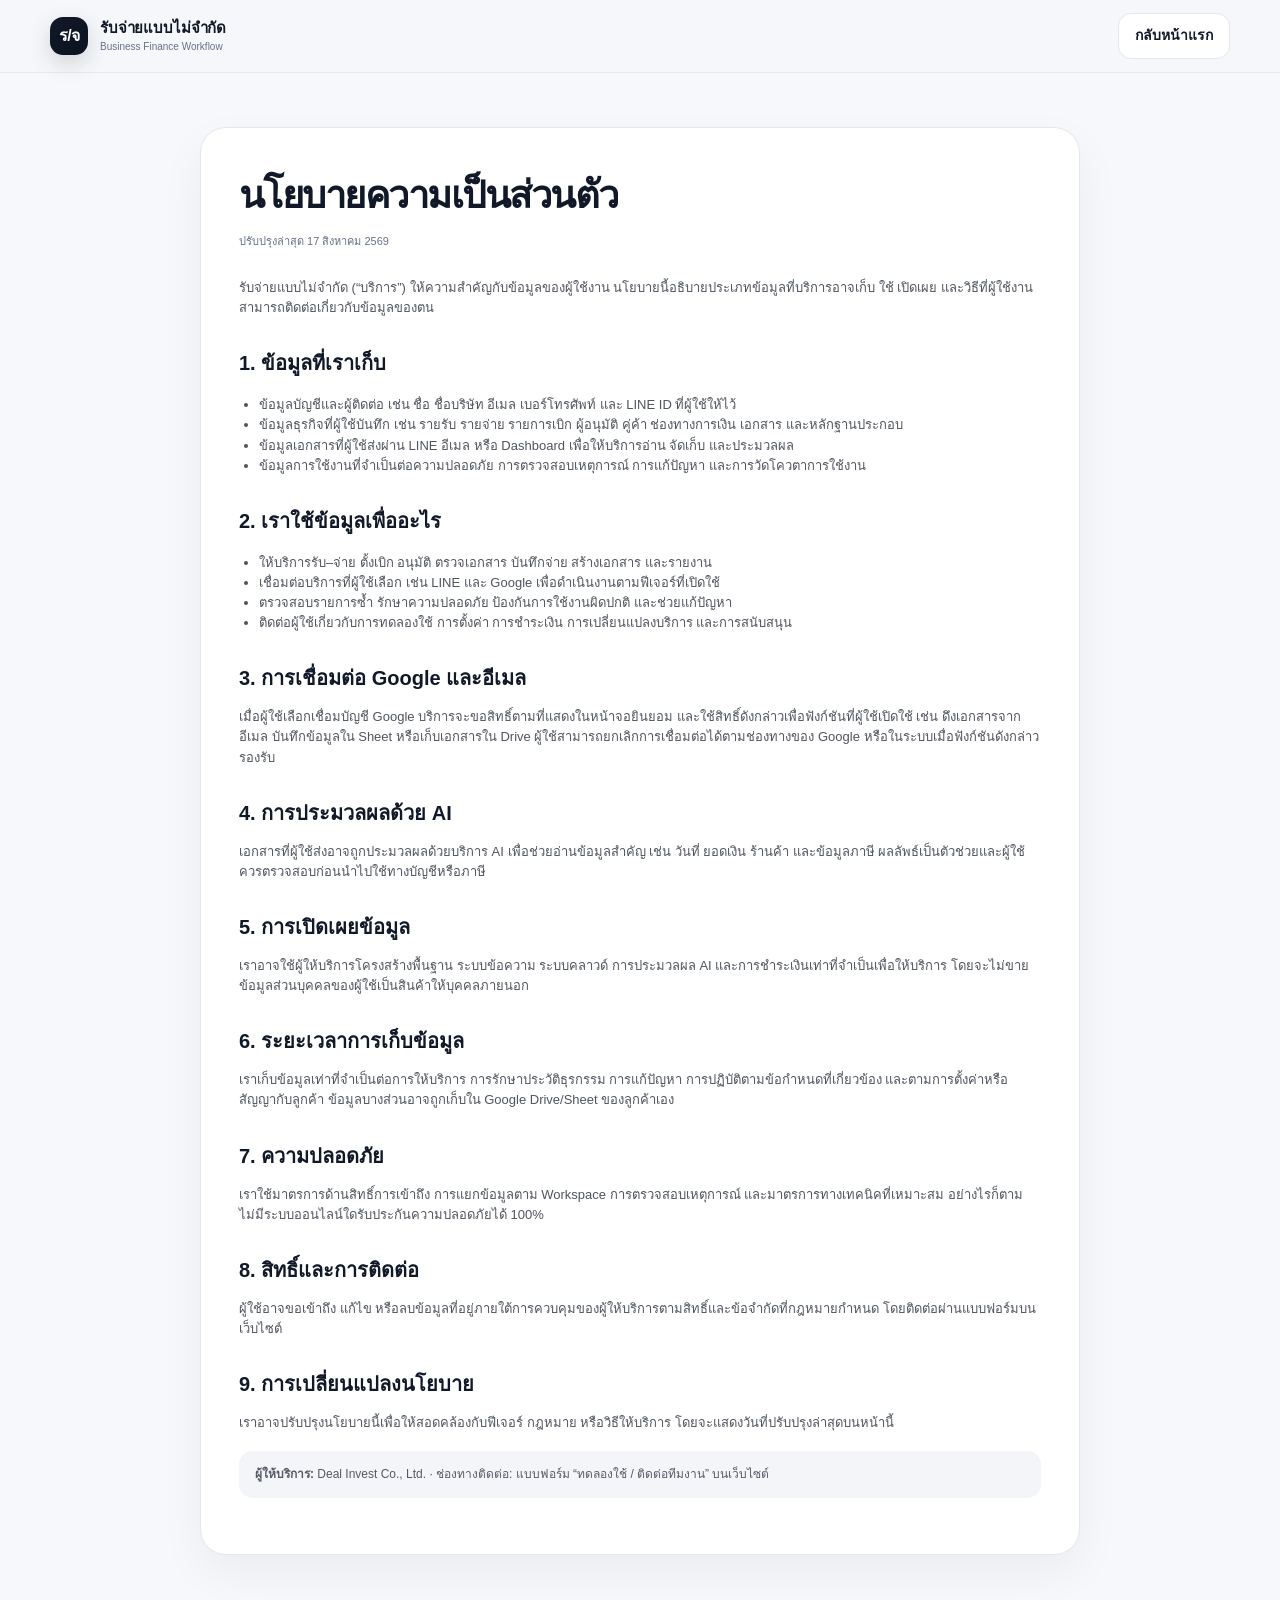
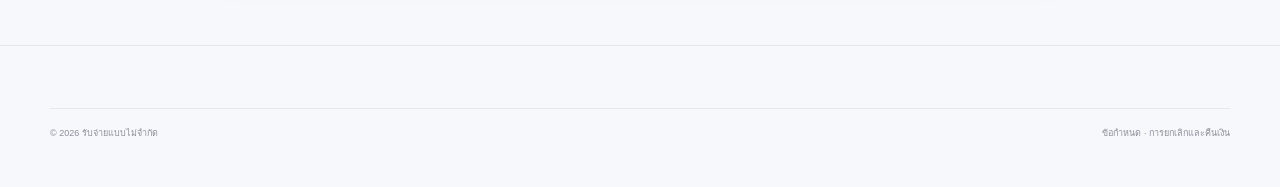
<file: privacy.html>
<!doctype html><html lang="th"><head><meta charset="utf-8"><meta name="viewport" content="width=device-width,initial-scale=1"><title>นโยบายความเป็นส่วนตัว · รับจ่ายแบบไม่จำกัด</title><meta name="description" content="นโยบายความเป็นส่วนตัวของระบบรับจ่ายแบบไม่จำกัด"><link rel="icon" href="assets/favicon.svg" type="image/svg+xml"><link rel="stylesheet" href="assets/site.css"></head><body>
<header class="topbar"><div class="container nav"><a class="brand" href="index.html"><span class="brand-mark">ร/จ</span><span class="brand-copy"><strong>รับจ่ายแบบไม่จำกัด</strong><span>Business Finance Workflow</span></span></a><div class="nav-actions"><a class="btn" href="index.html">กลับหน้าแรก</a></div></div></header>
<main class="legal-page"><div class="container"><article class="legal-card"><h1>นโยบายความเป็นส่วนตัว</h1><div class="updated">ปรับปรุงล่าสุด 17 สิงหาคม 2569</div><p>รับจ่ายแบบไม่จำกัด (“บริการ”) ให้ความสำคัญกับข้อมูลของผู้ใช้งาน นโยบายนี้อธิบายประเภทข้อมูลที่บริการอาจเก็บ ใช้ เปิดเผย และวิธีที่ผู้ใช้งานสามารถติดต่อเกี่ยวกับข้อมูลของตน</p><h2>1. ข้อมูลที่เราเก็บ</h2><ul><li>ข้อมูลบัญชีและผู้ติดต่อ เช่น ชื่อ ชื่อบริษัท อีเมล เบอร์โทรศัพท์ และ LINE ID ที่ผู้ใช้ให้ไว้</li><li>ข้อมูลธุรกิจที่ผู้ใช้บันทึก เช่น รายรับ รายจ่าย รายการเบิก ผู้อนุมัติ คู่ค้า ช่องทางการเงิน เอกสาร และหลักฐานประกอบ</li><li>ข้อมูลเอกสารที่ผู้ใช้ส่งผ่าน LINE อีเมล หรือ Dashboard เพื่อให้บริการอ่าน จัดเก็บ และประมวลผล</li><li>ข้อมูลการใช้งานที่จำเป็นต่อความปลอดภัย การตรวจสอบเหตุการณ์ การแก้ปัญหา และการวัดโควตาการใช้งาน</li></ul><h2>2. เราใช้ข้อมูลเพื่ออะไร</h2><ul><li>ให้บริการรับ–จ่าย ตั้งเบิก อนุมัติ ตรวจเอกสาร บันทึกจ่าย สร้างเอกสาร และรายงาน</li><li>เชื่อมต่อบริการที่ผู้ใช้เลือก เช่น LINE และ Google เพื่อดำเนินงานตามฟีเจอร์ที่เปิดใช้</li><li>ตรวจสอบรายการซ้ำ รักษาความปลอดภัย ป้องกันการใช้งานผิดปกติ และช่วยแก้ปัญหา</li><li>ติดต่อผู้ใช้เกี่ยวกับการทดลองใช้ การตั้งค่า การชำระเงิน การเปลี่ยนแปลงบริการ และการสนับสนุน</li></ul><h2>3. การเชื่อมต่อ Google และอีเมล</h2><p>เมื่อผู้ใช้เลือกเชื่อมบัญชี Google บริการจะขอสิทธิ์ตามที่แสดงในหน้าจอยินยอม และใช้สิทธิ์ดังกล่าวเพื่อฟังก์ชันที่ผู้ใช้เปิดใช้ เช่น ดึงเอกสารจากอีเมล บันทึกข้อมูลใน Sheet หรือเก็บเอกสารใน Drive ผู้ใช้สามารถยกเลิกการเชื่อมต่อได้ตามช่องทางของ Google หรือในระบบเมื่อฟังก์ชันดังกล่าวรองรับ</p><h2>4. การประมวลผลด้วย AI</h2><p>เอกสารที่ผู้ใช้ส่งอาจถูกประมวลผลด้วยบริการ AI เพื่อช่วยอ่านข้อมูลสำคัญ เช่น วันที่ ยอดเงิน ร้านค้า และข้อมูลภาษี ผลลัพธ์เป็นตัวช่วยและผู้ใช้ควรตรวจสอบก่อนนำไปใช้ทางบัญชีหรือภาษี</p><h2>5. การเปิดเผยข้อมูล</h2><p>เราอาจใช้ผู้ให้บริการโครงสร้างพื้นฐาน ระบบข้อความ ระบบคลาวด์ การประมวลผล AI และการชำระเงินเท่าที่จำเป็นเพื่อให้บริการ โดยจะไม่ขายข้อมูลส่วนบุคคลของผู้ใช้เป็นสินค้าให้บุคคลภายนอก</p><h2>6. ระยะเวลาการเก็บข้อมูล</h2><p>เราเก็บข้อมูลเท่าที่จำเป็นต่อการให้บริการ การรักษาประวัติธุรกรรม การแก้ปัญหา การปฏิบัติตามข้อกำหนดที่เกี่ยวข้อง และตามการตั้งค่าหรือสัญญากับลูกค้า ข้อมูลบางส่วนอาจถูกเก็บใน Google Drive/Sheet ของลูกค้าเอง</p><h2>7. ความปลอดภัย</h2><p>เราใช้มาตรการด้านสิทธิ์การเข้าถึง การแยกข้อมูลตาม Workspace การตรวจสอบเหตุการณ์ และมาตรการทางเทคนิคที่เหมาะสม อย่างไรก็ตามไม่มีระบบออนไลน์ใดรับประกันความปลอดภัยได้ 100%</p><h2>8. สิทธิ์และการติดต่อ</h2><p>ผู้ใช้อาจขอเข้าถึง แก้ไข หรือลบข้อมูลที่อยู่ภายใต้การควบคุมของผู้ให้บริการตามสิทธิ์และข้อจำกัดที่กฎหมายกำหนด โดยติดต่อผ่านแบบฟอร์มบนเว็บไซต์</p><h2>9. การเปลี่ยนแปลงนโยบาย</h2><p>เราอาจปรับปรุงนโยบายนี้เพื่อให้สอดคล้องกับฟีเจอร์ กฎหมาย หรือวิธีให้บริการ โดยจะแสดงวันที่ปรับปรุงล่าสุดบนหน้านี้</p><div class="legal-note"><b>ผู้ให้บริการ:</b> Deal Invest Co., Ltd. · ช่องทางติดต่อ: แบบฟอร์ม “ทดลองใช้ / ติดต่อทีมงาน” บนเว็บไซต์</div></article></div></main>
<footer class="footer"><div class="container"><div class="footer-bottom"><span>© 2026 รับจ่ายแบบไม่จำกัด</span><span><a href="terms.html">ข้อกำหนด</a> · <a href="refund.html">การยกเลิกและคืนเงิน</a></span></div></div></footer></body></html>
</file>
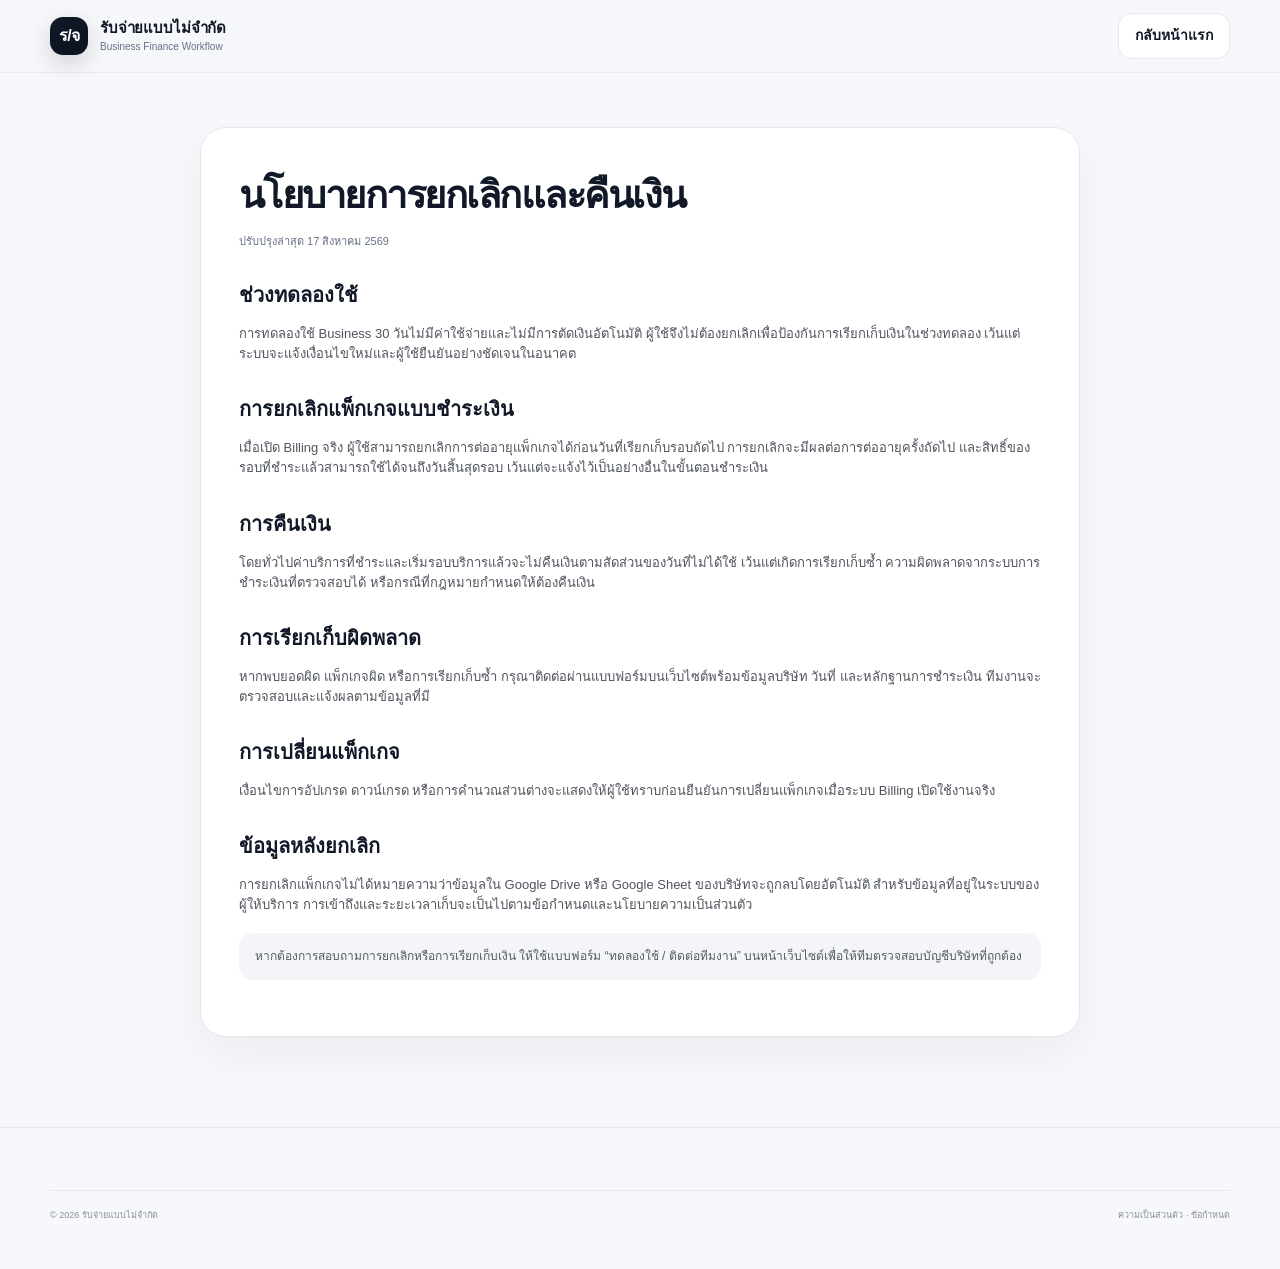
<file: refund.html>
<!doctype html><html lang="th"><head><meta charset="utf-8"><meta name="viewport" content="width=device-width,initial-scale=1"><title>การยกเลิกและคืนเงิน · รับจ่ายแบบไม่จำกัด</title><meta name="description" content="นโยบายการยกเลิกและคืนเงินของรับจ่ายแบบไม่จำกัด"><link rel="icon" href="assets/favicon.svg" type="image/svg+xml"><link rel="stylesheet" href="assets/site.css"></head><body>
<header class="topbar"><div class="container nav"><a class="brand" href="index.html"><span class="brand-mark">ร/จ</span><span class="brand-copy"><strong>รับจ่ายแบบไม่จำกัด</strong><span>Business Finance Workflow</span></span></a><div class="nav-actions"><a class="btn" href="index.html">กลับหน้าแรก</a></div></div></header>
<main class="legal-page"><div class="container"><article class="legal-card"><h1>นโยบายการยกเลิกและคืนเงิน</h1><div class="updated">ปรับปรุงล่าสุด 17 สิงหาคม 2569</div><h2>ช่วงทดลองใช้</h2><p>การทดลองใช้ Business 30 วันไม่มีค่าใช้จ่ายและไม่มีการตัดเงินอัตโนมัติ ผู้ใช้จึงไม่ต้องยกเลิกเพื่อป้องกันการเรียกเก็บเงินในช่วงทดลอง เว้นแต่ระบบจะแจ้งเงื่อนไขใหม่และผู้ใช้ยืนยันอย่างชัดเจนในอนาคต</p><h2>การยกเลิกแพ็กเกจแบบชำระเงิน</h2><p>เมื่อเปิด Billing จริง ผู้ใช้สามารถยกเลิกการต่ออายุแพ็กเกจได้ก่อนวันที่เรียกเก็บรอบถัดไป การยกเลิกจะมีผลต่อการต่ออายุครั้งถัดไป และสิทธิ์ของรอบที่ชำระแล้วสามารถใช้ได้จนถึงวันสิ้นสุดรอบ เว้นแต่จะแจ้งไว้เป็นอย่างอื่นในขั้นตอนชำระเงิน</p><h2>การคืนเงิน</h2><p>โดยทั่วไปค่าบริการที่ชำระและเริ่มรอบบริการแล้วจะไม่คืนเงินตามสัดส่วนของวันที่ไม่ได้ใช้ เว้นแต่เกิดการเรียกเก็บซ้ำ ความผิดพลาดจากระบบการชำระเงินที่ตรวจสอบได้ หรือกรณีที่กฎหมายกำหนดให้ต้องคืนเงิน</p><h2>การเรียกเก็บผิดพลาด</h2><p>หากพบยอดผิด แพ็กเกจผิด หรือการเรียกเก็บซ้ำ กรุณาติดต่อผ่านแบบฟอร์มบนเว็บไซต์พร้อมข้อมูลบริษัท วันที่ และหลักฐานการชำระเงิน ทีมงานจะตรวจสอบและแจ้งผลตามข้อมูลที่มี</p><h2>การเปลี่ยนแพ็กเกจ</h2><p>เงื่อนไขการอัปเกรด ดาวน์เกรด หรือการคำนวณส่วนต่างจะแสดงให้ผู้ใช้ทราบก่อนยืนยันการเปลี่ยนแพ็กเกจเมื่อระบบ Billing เปิดใช้งานจริง</p><h2>ข้อมูลหลังยกเลิก</h2><p>การยกเลิกแพ็กเกจไม่ได้หมายความว่าข้อมูลใน Google Drive หรือ Google Sheet ของบริษัทจะถูกลบโดยอัตโนมัติ สำหรับข้อมูลที่อยู่ในระบบของผู้ให้บริการ การเข้าถึงและระยะเวลาเก็บจะเป็นไปตามข้อกำหนดและนโยบายความเป็นส่วนตัว</p><div class="legal-note">หากต้องการสอบถามการยกเลิกหรือการเรียกเก็บเงิน ให้ใช้แบบฟอร์ม “ทดลองใช้ / ติดต่อทีมงาน” บนหน้าเว็บไซต์เพื่อให้ทีมตรวจสอบบัญชีบริษัทที่ถูกต้อง</div></article></div></main>
<footer class="footer"><div class="container"><div class="footer-bottom"><span>© 2026 รับจ่ายแบบไม่จำกัด</span><span><a href="privacy.html">ความเป็นส่วนตัว</a> · <a href="terms.html">ข้อกำหนด</a></span></div></div></footer></body></html>
</file>
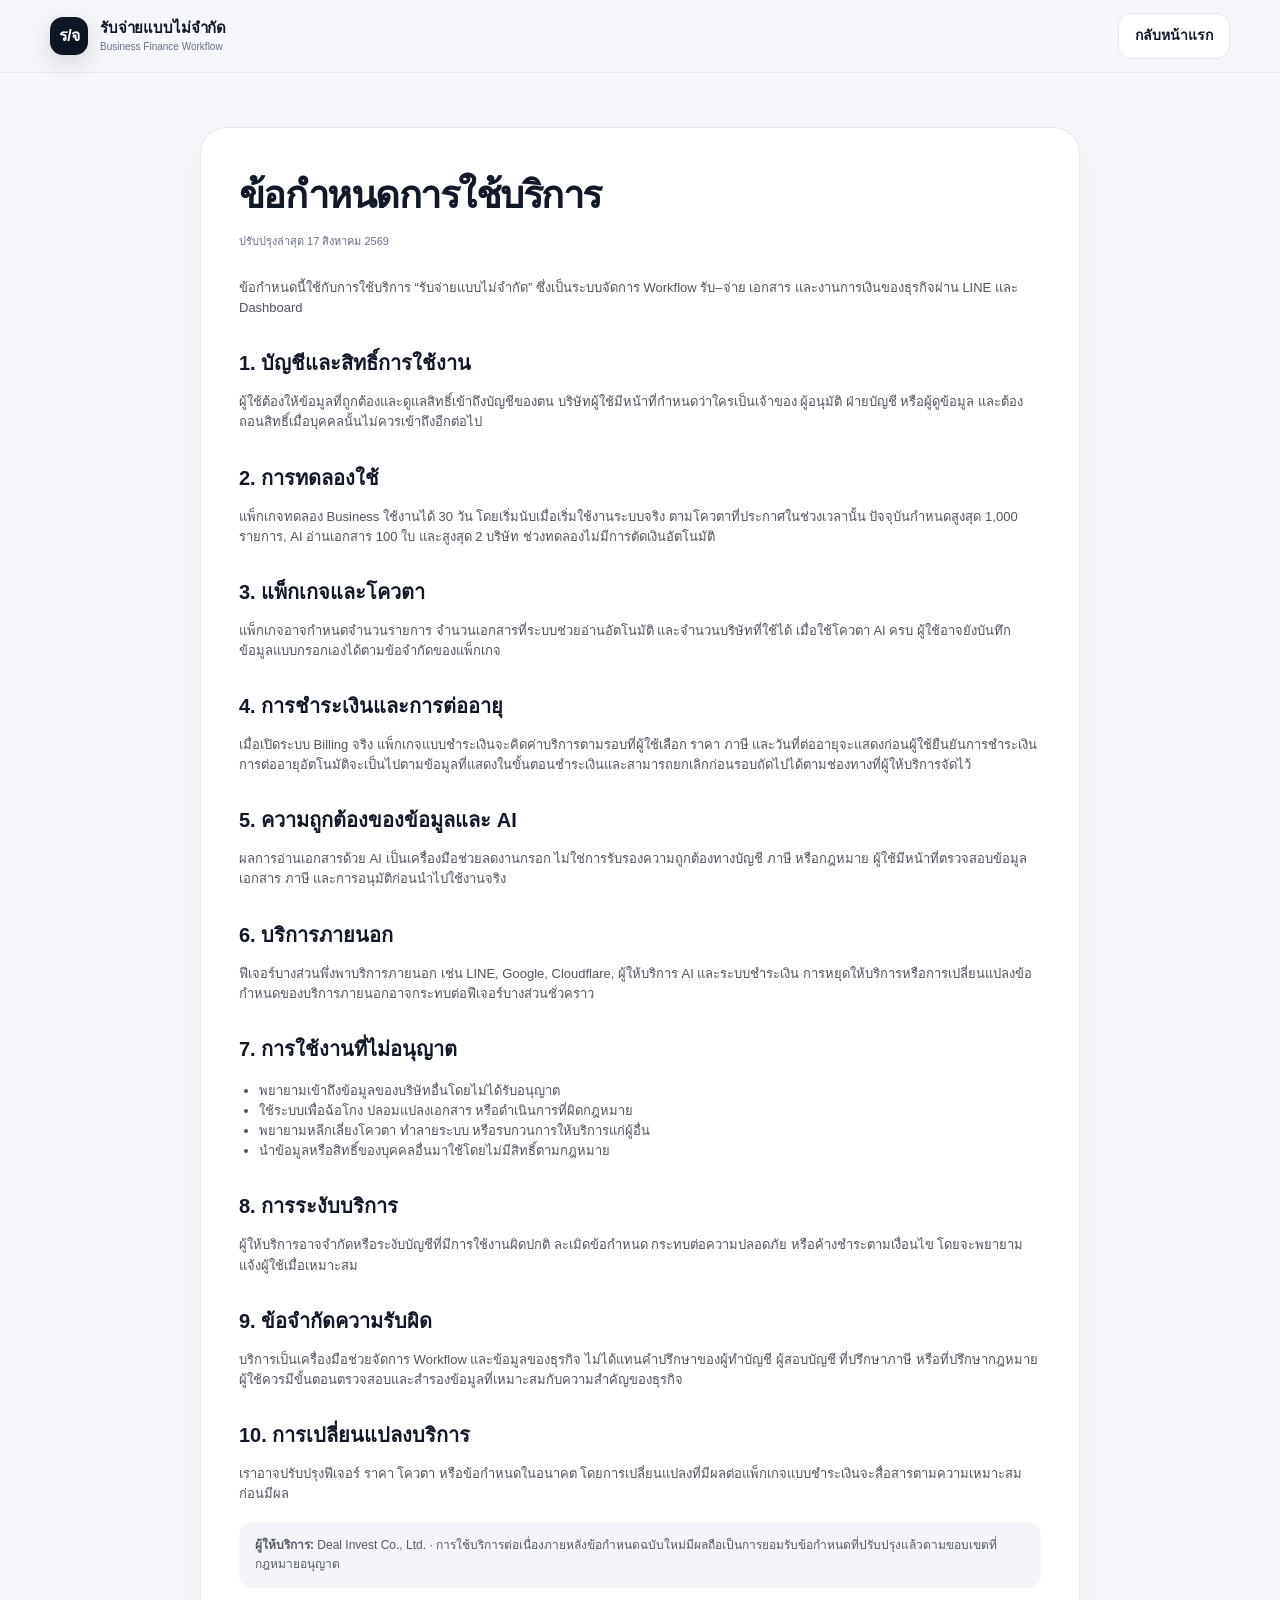
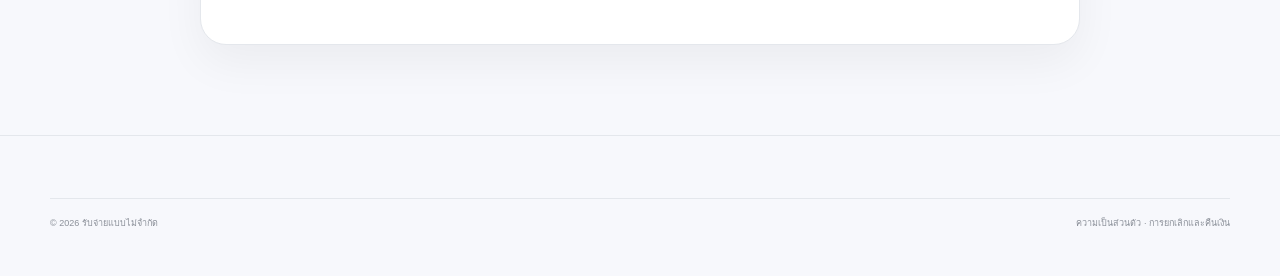
<file: terms.html>
<!doctype html><html lang="th"><head><meta charset="utf-8"><meta name="viewport" content="width=device-width,initial-scale=1"><title>ข้อกำหนดการใช้บริการ · รับจ่ายแบบไม่จำกัด</title><meta name="description" content="ข้อกำหนดการใช้บริการรับจ่ายแบบไม่จำกัด"><link rel="icon" href="assets/favicon.svg" type="image/svg+xml"><link rel="stylesheet" href="assets/site.css"></head><body>
<header class="topbar"><div class="container nav"><a class="brand" href="index.html"><span class="brand-mark">ร/จ</span><span class="brand-copy"><strong>รับจ่ายแบบไม่จำกัด</strong><span>Business Finance Workflow</span></span></a><div class="nav-actions"><a class="btn" href="index.html">กลับหน้าแรก</a></div></div></header>
<main class="legal-page"><div class="container"><article class="legal-card"><h1>ข้อกำหนดการใช้บริการ</h1><div class="updated">ปรับปรุงล่าสุด 17 สิงหาคม 2569</div><p>ข้อกำหนดนี้ใช้กับการใช้บริการ “รับจ่ายแบบไม่จำกัด” ซึ่งเป็นระบบจัดการ Workflow รับ–จ่าย เอกสาร และงานการเงินของธุรกิจผ่าน LINE และ Dashboard</p><h2>1. บัญชีและสิทธิ์การใช้งาน</h2><p>ผู้ใช้ต้องให้ข้อมูลที่ถูกต้องและดูแลสิทธิ์เข้าถึงบัญชีของตน บริษัทผู้ใช้มีหน้าที่กำหนดว่าใครเป็นเจ้าของ ผู้อนุมัติ ฝ่ายบัญชี หรือผู้ดูข้อมูล และต้องถอนสิทธิ์เมื่อบุคคลนั้นไม่ควรเข้าถึงอีกต่อไป</p><h2>2. การทดลองใช้</h2><p>แพ็กเกจทดลอง Business ใช้งานได้ 30 วัน โดยเริ่มนับเมื่อเริ่มใช้งานระบบจริง ตามโควตาที่ประกาศในช่วงเวลานั้น ปัจจุบันกำหนดสูงสุด 1,000 รายการ, AI อ่านเอกสาร 100 ใบ และสูงสุด 2 บริษัท ช่วงทดลองไม่มีการตัดเงินอัตโนมัติ</p><h2>3. แพ็กเกจและโควตา</h2><p>แพ็กเกจอาจกำหนดจำนวนรายการ จำนวนเอกสารที่ระบบช่วยอ่านอัตโนมัติ และจำนวนบริษัทที่ใช้ได้ เมื่อใช้โควตา AI ครบ ผู้ใช้อาจยังบันทึกข้อมูลแบบกรอกเองได้ตามข้อจำกัดของแพ็กเกจ</p><h2>4. การชำระเงินและการต่ออายุ</h2><p>เมื่อเปิดระบบ Billing จริง แพ็กเกจแบบชำระเงินจะคิดค่าบริการตามรอบที่ผู้ใช้เลือก ราคา ภาษี และวันที่ต่ออายุจะแสดงก่อนผู้ใช้ยืนยันการชำระเงิน การต่ออายุอัตโนมัติจะเป็นไปตามข้อมูลที่แสดงในขั้นตอนชำระเงินและสามารถยกเลิกก่อนรอบถัดไปได้ตามช่องทางที่ผู้ให้บริการจัดไว้</p><h2>5. ความถูกต้องของข้อมูลและ AI</h2><p>ผลการอ่านเอกสารด้วย AI เป็นเครื่องมือช่วยลดงานกรอก ไม่ใช่การรับรองความถูกต้องทางบัญชี ภาษี หรือกฎหมาย ผู้ใช้มีหน้าที่ตรวจสอบข้อมูล เอกสาร ภาษี และการอนุมัติก่อนนำไปใช้งานจริง</p><h2>6. บริการภายนอก</h2><p>ฟีเจอร์บางส่วนพึ่งพาบริการภายนอก เช่น LINE, Google, Cloudflare, ผู้ให้บริการ AI และระบบชำระเงิน การหยุดให้บริการหรือการเปลี่ยนแปลงข้อกำหนดของบริการภายนอกอาจกระทบต่อฟีเจอร์บางส่วนชั่วคราว</p><h2>7. การใช้งานที่ไม่อนุญาต</h2><ul><li>พยายามเข้าถึงข้อมูลของบริษัทอื่นโดยไม่ได้รับอนุญาต</li><li>ใช้ระบบเพื่อฉ้อโกง ปลอมแปลงเอกสาร หรือดำเนินการที่ผิดกฎหมาย</li><li>พยายามหลีกเลี่ยงโควตา ทำลายระบบ หรือรบกวนการให้บริการแก่ผู้อื่น</li><li>นำข้อมูลหรือสิทธิ์ของบุคคลอื่นมาใช้โดยไม่มีสิทธิ์ตามกฎหมาย</li></ul><h2>8. การระงับบริการ</h2><p>ผู้ให้บริการอาจจำกัดหรือระงับบัญชีที่มีการใช้งานผิดปกติ ละเมิดข้อกำหนด กระทบต่อความปลอดภัย หรือค้างชำระตามเงื่อนไข โดยจะพยายามแจ้งผู้ใช้เมื่อเหมาะสม</p><h2>9. ข้อจำกัดความรับผิด</h2><p>บริการเป็นเครื่องมือช่วยจัดการ Workflow และข้อมูลของธุรกิจ ไม่ได้แทนคำปรึกษาของผู้ทำบัญชี ผู้สอบบัญชี ที่ปรึกษาภาษี หรือที่ปรึกษากฎหมาย ผู้ใช้ควรมีขั้นตอนตรวจสอบและสำรองข้อมูลที่เหมาะสมกับความสำคัญของธุรกิจ</p><h2>10. การเปลี่ยนแปลงบริการ</h2><p>เราอาจปรับปรุงฟีเจอร์ ราคา โควตา หรือข้อกำหนดในอนาคต โดยการเปลี่ยนแปลงที่มีผลต่อแพ็กเกจแบบชำระเงินจะสื่อสารตามความเหมาะสมก่อนมีผล</p><div class="legal-note"><b>ผู้ให้บริการ:</b> Deal Invest Co., Ltd. · การใช้บริการต่อเนื่องภายหลังข้อกำหนดฉบับใหม่มีผลถือเป็นการยอมรับข้อกำหนดที่ปรับปรุงแล้วตามขอบเขตที่กฎหมายอนุญาต</div></article></div></main>
<footer class="footer"><div class="container"><div class="footer-bottom"><span>© 2026 รับจ่ายแบบไม่จำกัด</span><span><a href="privacy.html">ความเป็นส่วนตัว</a> · <a href="refund.html">การยกเลิกและคืนเงิน</a></span></div></div></footer></body></html>
</file>
<file: assets/site.css>
:root{
  --brand-navy:#111827;
  --bg:#f7f8fc;
  --surface:#ffffff;
  --surface-2:#f2f4f8;
  --ink:#111827;
  --muted:#667085;
  --line:#e4e7ec;
  --accent:#4f46e5;
  --accent-2:#6366f1;
  --accent-soft:#eef2ff;
  --good:#16a34a;
  --good-soft:#eaf8f0;
  --warn:#d97706;
  --danger:#dc2626;
  --shadow:0 18px 50px rgba(18,19,22,.08);
  --radius:28px;
  --max:1180px;
}
*{box-sizing:border-box}
html{scroll-behavior:smooth;background:var(--bg)}
body{margin:0;color:var(--ink);background:var(--bg);font-family:"IBM Plex Sans Thai","Noto Sans Thai","Leelawadee UI",sans-serif;line-height:1.55;-webkit-font-smoothing:antialiased}
a{color:inherit;text-decoration:none}
button,input,select,textarea{font:inherit}
button{cursor:pointer}
img,svg{max-width:100%;display:block}
.container{width:min(var(--max),calc(100% - 40px));margin-inline:auto}
.eyebrow{display:inline-flex;align-items:center;gap:8px;font-size:12px;letter-spacing:.06em;text-transform:uppercase;font-weight:800;color:var(--accent)}
.eyebrow:before{content:"";width:8px;height:8px;border-radius:99px;background:var(--accent);box-shadow:0 0 0 5px var(--accent-soft)}
.section{padding:92px 0}
.section.compact{padding:66px 0}
.section-head{max-width:780px;margin-bottom:40px}
.section-head.center{text-align:center;margin-inline:auto;margin-bottom:48px}
.section-head.center .eyebrow{justify-content:center}
.section h2{font-size:clamp(32px,4.5vw,54px);line-height:1.08;letter-spacing:-.045em;margin:14px 0 16px}
.section .lead{font-size:18px;color:var(--muted);margin:0;max-width:720px}
.section-head.center .lead{margin-inline:auto}
.topbar{position:sticky;top:0;z-index:50;background:rgba(246,247,251,.86);backdrop-filter:blur(20px);border-bottom:1px solid rgba(228,231,236,.78)}
.nav{height:72px;display:flex;align-items:center;justify-content:space-between;gap:24px}
.brand{display:flex;align-items:center;gap:12px;min-width:max-content}
.brand-mark{width:38px;height:38px;border-radius:13px;background:linear-gradient(145deg,var(--brand-navy),#0b1220);color:#fff;display:grid;place-items:center;font-weight:900;letter-spacing:-.06em;box-shadow:0 8px 22px rgba(18,19,22,.16)}
.brand-copy{display:flex;flex-direction:column;line-height:1.12}
.brand-copy strong{font-size:15px;letter-spacing:-.01em}
.brand-copy span{font-size:10px;color:var(--muted);margin-top:4px}
.nav-links{display:flex;align-items:center;gap:22px;font-size:13px;color:#3d4148}
.nav-links a:hover{color:var(--ink)}
.nav-actions{display:flex;align-items:center;gap:10px}
.btn{display:inline-flex;justify-content:center;align-items:center;gap:8px;border:1px solid var(--line);border-radius:13px;padding:11px 16px;background:#fff;color:var(--ink);font-weight:750;font-size:14px;transition:.18s ease;min-height:44px}
.btn:hover{transform:translateY(-1px);box-shadow:0 8px 22px rgba(18,19,22,.07)}
.btn.primary{background:var(--ink);color:white;border-color:var(--ink)}
.btn.accent{background:var(--accent);color:white;border-color:var(--accent)}
.btn.ghost{background:transparent}
.menu-btn{display:none;width:44px;padding:0;font-size:20px}
.hero{padding:76px 0 58px;overflow:hidden}
.hero-grid{display:grid;grid-template-columns:1.02fr .98fr;align-items:center;gap:56px}
.hero h1{font-size:clamp(48px,6.5vw,78px);line-height:.98;letter-spacing:-.065em;margin:18px 0 22px;max-width:760px}
.hero h1 .accent{color:var(--accent)}
.hero-copy{font-size:19px;color:var(--muted);max-width:680px;margin:0 0 28px}
.hero-actions{display:flex;gap:12px;flex-wrap:wrap}
.hero-note{margin-top:22px;display:flex;gap:18px;flex-wrap:wrap;color:#5a6069;font-size:12px}
.hero-note span{display:inline-flex;gap:7px;align-items:center}
.hero-note span:before{content:"✓";width:19px;height:19px;border-radius:50%;display:grid;place-items:center;background:var(--good-soft);color:var(--good);font-size:11px;font-weight:900}
.hero-visual{position:relative;min-height:610px}
.hero-glow{position:absolute;width:480px;height:480px;border-radius:50%;background:radial-gradient(circle,var(--accent-soft) 0,rgba(238,237,255,0) 68%);right:-80px;top:-20px}
.app-window{position:absolute;right:0;top:44px;width:min(550px,100%);background:var(--surface);border:1px solid var(--line);border-radius:28px;box-shadow:var(--shadow);overflow:hidden;transform:rotate(1.2deg)}
.app-top{height:48px;border-bottom:1px solid var(--line);display:flex;align-items:center;gap:7px;padding:0 17px;background:#fafbfc}
.app-dot{width:8px;height:8px;border-radius:50%;background:#d6d9df}
.app-label{margin-left:9px;font-size:11px;color:var(--muted);font-weight:700}
.app-body{display:grid;grid-template-columns:92px 1fr;min-height:390px}
.app-side{border-right:1px solid var(--line);padding:18px 10px;background:#fbfbfc}
.side-brand{height:28px;background:var(--brand-navy);border-radius:9px;margin-bottom:20px}
.side-line{height:8px;border-radius:99px;background:#e8eaee;margin:12px 3px}
.side-line.on{background:#dcd9ff}
.app-main{padding:24px}
.app-title{font-size:20px;font-weight:850;letter-spacing:-.03em;margin-bottom:18px}
.stats{display:grid;grid-template-columns:1.2fr 1fr 1fr;gap:10px}
.stat{background:#f6f7f9;border:1px solid #eceef1;border-radius:15px;padding:13px}
.stat small{display:block;color:var(--muted);font-size:9px;margin-bottom:6px}
.stat b{font-size:15px}
.flow-list{margin-top:14px;display:grid;gap:8px}
.flow-row{display:grid;grid-template-columns:32px 1fr auto;align-items:center;gap:9px;border:1px solid var(--line);border-radius:13px;padding:9px 10px;background:#fff}
.flow-icon{width:30px;height:30px;border-radius:10px;background:var(--accent-soft);display:grid;place-items:center;color:var(--accent);font-size:12px;font-weight:900}
.flow-row strong{font-size:10px;display:block}
.flow-row span{font-size:8px;color:var(--muted)}
.status{font-size:8px;font-weight:800;border-radius:99px;padding:5px 7px;background:var(--good-soft);color:var(--good)}
.phone{position:absolute;left:-10px;bottom:2px;width:225px;background:var(--brand-navy);border-radius:34px;padding:9px;box-shadow:0 30px 70px rgba(18,19,22,.23);transform:rotate(-4deg)}
.phone-screen{min-height:390px;border-radius:27px;background:#f3f4f6;padding:16px 12px;overflow:hidden}
.phone-head{text-align:center;font-size:9px;font-weight:800;padding:7px 0 14px;border-bottom:1px solid #e0e2e6}
.chat{margin-top:13px;display:grid;gap:9px}
.bubble{max-width:82%;font-size:8px;line-height:1.45;border-radius:12px;padding:8px 9px;background:#fff;box-shadow:0 2px 8px rgba(0,0,0,.04)}
.bubble.me{justify-self:end;background:#b7f784}
.bot-card{background:#fff;border-radius:14px;padding:10px;box-shadow:0 4px 12px rgba(0,0,0,.06)}
.bot-card .tag{display:inline-flex;border-radius:99px;padding:4px 6px;background:var(--accent-soft);color:var(--accent);font-size:7px;font-weight:800}
.bot-card h4{font-size:10px;margin:7px 0 3px}.bot-card p{font-size:7px;color:var(--muted);margin:0}
.bot-buttons{display:grid;grid-template-columns:1fr 1fr;gap:5px;margin-top:8px}.bot-buttons span{background:#111;color:#fff;text-align:center;border-radius:7px;font-size:7px;padding:6px}
.trust-strip{padding:10px 0 38px}
.trust-box{display:grid;grid-template-columns:repeat(4,1fr);gap:1px;background:var(--line);border:1px solid var(--line);border-radius:20px;overflow:hidden}
.trust-item{background:#fff;padding:19px 20px}
.trust-item b{display:block;font-size:14px;margin-bottom:3px}.trust-item span{font-size:11px;color:var(--muted)}
.problem-grid{display:grid;grid-template-columns:repeat(4,1fr);gap:14px}
.problem-card{background:#fff;border:1px solid var(--line);border-radius:20px;padding:22px;min-height:176px;transition:.2s ease}
.problem-card:hover{transform:translateY(-3px);box-shadow:0 16px 35px rgba(18,19,22,.06)}
.problem-icon{width:42px;height:42px;border-radius:14px;background:#f2f3f6;display:grid;place-items:center;margin-bottom:18px;color:#2d3138;border:1px solid #eceef2}
.problem-icon svg{width:20px;height:20px;stroke:currentColor;fill:none;stroke-width:1.9;stroke-linecap:round;stroke-linejoin:round}
.problem-card h3{font-size:16px;line-height:1.3;margin:0 0 8px}.problem-card p{font-size:13px;color:var(--muted);margin:0}
.before-after{margin-top:34px;background:#111;color:#fff;border-radius:28px;padding:30px;display:grid;grid-template-columns:1fr 1fr;gap:26px}
.ba-title{font-size:12px;color:#a9adb6;text-transform:uppercase;font-weight:800;letter-spacing:.08em;margin-bottom:14px}
.ba-list{display:grid;gap:10px}.ba-item{display:flex;gap:10px;align-items:flex-start;font-size:13px;color:#d6d8de}.ba-item b{color:#fff}.ba-mark{flex:0 0 23px;width:23px;height:23px;border-radius:8px;background:#27292f;display:grid;place-items:center;font-size:11px}.after .ba-mark{background:#1d5d39;color:#9ff0bc}
.steps{display:grid;grid-template-columns:repeat(6,1fr);gap:12px}
.step{position:relative;background:#fff;border:1px solid var(--line);border-radius:18px;padding:20px 17px;min-height:190px}
.step-num{width:30px;height:30px;border-radius:10px;background:#111;color:#fff;display:grid;place-items:center;font-weight:850;font-size:12px;margin-bottom:25px}
.step h3{font-size:14px;margin:0 0 7px}.step p{font-size:11px;color:var(--muted);margin:0}
.step:not(:last-child):after{content:"→";position:absolute;right:-10px;top:29px;z-index:2;color:#a8acb5;font-weight:900}
.feature-stack{display:grid;gap:18px}
.feature-band{display:grid;grid-template-columns:.78fr 1.22fr;gap:22px;background:#fff;border:1px solid var(--line);border-radius:26px;padding:30px}
.feature-band:nth-child(even){grid-template-columns:1.22fr .78fr}.feature-band:nth-child(even) .feature-copy{order:2}.feature-band:nth-child(even) .feature-ui{order:1}
.feature-copy{padding:8px 4px}
.feature-copy h3{font-size:27px;letter-spacing:-.04em;margin:10px 0 11px}.feature-copy p{font-size:14px;color:var(--muted);margin:0 0 17px;max-width:500px}
.checks{display:grid;gap:8px}.check{display:flex;gap:9px;font-size:12px;align-items:flex-start}.check:before{content:"✓";width:20px;height:20px;flex:0 0 20px;border-radius:7px;background:var(--good-soft);color:var(--good);font-weight:900;display:grid;place-items:center;font-size:10px}
.feature-ui{border-radius:20px;background:#f5f6f8;border:1px solid #eceef2;padding:18px;min-height:250px;display:flex;align-items:center;justify-content:center;overflow:hidden}
.mini-table{width:100%;background:#fff;border:1px solid var(--line);border-radius:15px;overflow:hidden;box-shadow:0 10px 30px rgba(18,19,22,.05)}
.mini-table-head,.mini-table-row{display:grid;grid-template-columns:1.2fr .7fr .7fr .55fr;gap:8px;align-items:center;padding:10px 12px;border-bottom:1px solid #eceef2;font-size:9px}.mini-table-head{color:var(--muted);font-weight:800;background:#fafbfc}.mini-table-row:last-child{border:0}.mini-table-row b{font-size:10px}.pill{justify-self:start;padding:4px 6px;border-radius:99px;background:var(--accent-soft);color:var(--accent);font-size:8px;font-weight:800}.pill.green{background:var(--good-soft);color:var(--good)}
.doc-stack{position:relative;width:270px;height:195px}.doc{position:absolute;width:175px;height:190px;background:#fff;border:1px solid var(--line);border-radius:14px;padding:17px;box-shadow:0 12px 30px rgba(18,19,22,.08)}.doc:nth-child(1){left:0;top:0;transform:rotate(-5deg)}.doc:nth-child(2){right:0;top:5px;transform:rotate(5deg)}.doc-logo{width:27px;height:27px;border-radius:8px;background:#111;margin-bottom:16px}.doc-line{height:7px;background:#e7e9ed;border-radius:99px;margin:8px 0}.doc-line.w{width:62%}.doc-amount{font-size:18px;font-weight:900;margin-top:22px}
.mail-ui{width:100%;display:grid;gap:9px}.mail-row{display:grid;grid-template-columns:32px 1fr auto;gap:10px;align-items:center;background:#fff;border:1px solid var(--line);border-radius:13px;padding:11px}.mail-logo{width:31px;height:31px;border-radius:9px;background:#f0f1f4;display:grid;place-items:center;font-weight:900;font-size:10px}.mail-row strong{display:block;font-size:10px}.mail-row small{font-size:8px;color:var(--muted)}
.account-ui{width:100%;display:grid;grid-template-columns:1fr 1fr;gap:10px}.account-card{background:#fff;border:1px solid var(--line);border-radius:15px;padding:13px}.account-card small{font-size:8px;color:var(--muted)}.account-card strong{display:block;font-size:17px;margin:4px 0 8px}.account-bar{height:5px;background:#eceef2;border-radius:99px;overflow:hidden}.account-bar:before{content:"";display:block;width:68%;height:100%;background:var(--accent)}
.role-ui{display:grid;width:100%;gap:8px}.role-row{display:flex;justify-content:space-between;align-items:center;background:#fff;border:1px solid var(--line);border-radius:12px;padding:10px 12px}.role-name{display:flex;align-items:center;gap:9px;font-size:10px;font-weight:800}.avatar{width:28px;height:28px;border-radius:50%;display:grid;place-items:center;background:#f0f1f4;font-size:9px}.role-badge{font-size:8px;color:var(--muted);background:#f3f4f6;padding:4px 7px;border-radius:99px}
.feature-index{display:grid;grid-template-columns:repeat(3,1fr);gap:12px;margin-top:28px}
.feature-index article{background:#fff;border:1px solid var(--line);border-radius:18px;padding:19px}.feature-index h4{font-size:14px;margin:0 0 7px}.feature-index p{font-size:11px;color:var(--muted);margin:0}
.pricing-wrap{background:#101114;color:#fff;border-radius:34px;padding:36px}
.pricing-top{display:flex;justify-content:space-between;align-items:flex-end;gap:20px;margin-bottom:28px}.pricing-top h2{margin:8px 0 0;font-size:42px}.pricing-top p{margin:0;color:#aeb2bb;max-width:560px;font-size:13px}
.cycle{display:flex;padding:4px;background:#202126;border-radius:12px;gap:4px}.cycle button{border:0;background:transparent;color:#adb1ba;border-radius:9px;padding:8px 11px;font-weight:800;font-size:11px}.cycle button.active{background:#fff;color:#111}.save{font-size:9px;color:#9df0bd;background:#16452a;padding:3px 6px;border-radius:99px;margin-left:4px}
.pricing-grid{display:grid;grid-template-columns:repeat(4,1fr);gap:10px}
.price-card{position:relative;background:#191a1f;border:1px solid #2a2c32;border-radius:20px;padding:22px;min-height:450px;display:flex;flex-direction:column}.price-card.recommended{background:#fff;color:#111;border-color:#fff;box-shadow:0 18px 50px rgba(0,0,0,.25);transform:translateY(-8px)}.price-ribbon{position:absolute;right:14px;top:14px;border-radius:99px;padding:5px 8px;background:var(--accent);color:#fff;font-size:8px;font-weight:900}.price-name{font-size:12px;color:#a9adb6;font-weight:800}.recommended .price-name{color:#666b74}.price-value{font-size:34px;font-weight:900;letter-spacing:-.05em;margin:14px 0 2px}.price-value span{font-size:10px;font-weight:600;color:#999ea7;letter-spacing:0}.price-sub{font-size:10px;color:#8e939c;min-height:31px}.price-quota{margin:17px 0;padding:13px;border-radius:13px;background:#23252b}.recommended .price-quota{background:#f4f5f8}.price-quota strong{font-size:15px;display:block}.price-quota span{font-size:9px;color:#a7abb4}.recommended .price-quota span{color:#727780}.price-list{list-style:none;padding:0;margin:0;display:grid;gap:8px;font-size:10px;color:#d1d4db}.recommended .price-list{color:#393d44}.price-list li{display:flex;gap:7px}.price-list li:before{content:"✓";color:#77e69c;font-weight:900}.recommended .price-list li:before{color:var(--good)}.price-card .btn{margin-top:auto;width:100%;border-color:#36383f;background:#fff;color:#111}.recommended .btn{background:#111;color:#fff;border-color:#111}
.pricing-foot{margin-top:18px;color:#a8acb4;font-size:10px;display:flex;gap:20px;justify-content:center;flex-wrap:wrap;text-align:center}.pricing-foot b{color:#fff}
.trial-card{margin-top:18px;background:linear-gradient(120deg,#ecebff,#f5f7ff);border:1px solid #dcd9ff;border-radius:22px;padding:24px;display:grid;grid-template-columns:auto 1fr auto;gap:18px;align-items:center;color:#111}.trial-number{width:66px;height:66px;border-radius:18px;background:var(--accent);color:#fff;display:grid;place-items:center;font-size:26px;font-weight:900}.trial-card h3{margin:0 0 4px;font-size:18px}.trial-card p{margin:0;color:#666b74;font-size:12px}
.faq{display:grid;grid-template-columns:1fr 1fr;gap:12px}.faq details{background:#fff;border:1px solid var(--line);border-radius:16px;padding:0 18px}.faq summary{cursor:pointer;list-style:none;font-size:13px;font-weight:800;padding:18px 28px 18px 0;position:relative}.faq summary::-webkit-details-marker{display:none}.faq summary:after{content:"+";position:absolute;right:0;font-size:18px;top:15px;color:#7d828b}.faq details[open] summary:after{content:"−"}.faq p{font-size:12px;color:var(--muted);margin:0 0 18px}
.trial-section{padding-bottom:100px}.trial-form-wrap{background:#fff;border:1px solid var(--line);border-radius:30px;box-shadow:var(--shadow);display:grid;grid-template-columns:.78fr 1.22fr;overflow:hidden}.trial-copy-panel{padding:38px;background:#111;color:#fff}.trial-copy-panel h2{font-size:38px;margin:16px 0 13px}.trial-copy-panel p{font-size:13px;color:#b8bcc4}.trial-points{display:grid;gap:10px;margin-top:28px}.trial-points span{display:flex;gap:9px;font-size:12px;color:#e2e4e8}.trial-points span:before{content:"✓";color:#8ff0b1}.trial-form{padding:34px}.form-grid{display:grid;grid-template-columns:1fr 1fr;gap:14px}.field{display:grid;gap:6px}.field.full{grid-column:1/-1}.field label{font-size:10px;font-weight:800;color:#575c65}.field input,.field select,.field textarea{width:100%;border:1px solid #dfe2e7;background:#fff;border-radius:11px;min-height:44px;padding:10px 11px;color:#15171a;outline:0;font-size:13px}.field textarea{min-height:92px;resize:vertical}.field input:focus,.field select:focus,.field textarea:focus{border-color:#8b83ff;box-shadow:0 0 0 4px var(--accent-soft)}.honeypot{position:absolute;left:-9999px;opacity:0}.consent{display:flex;gap:9px;align-items:flex-start;font-size:10px;color:var(--muted);margin:16px 0}.consent input{margin-top:3px}.form-actions{display:flex;gap:10px;align-items:center}.form-note{font-size:9px;color:#858a93}.form-note a{text-decoration:underline}
.footer{border-top:1px solid var(--line);padding:34px 0 46px}.footer-grid{display:grid;grid-template-columns:1.3fr repeat(3,.7fr);gap:28px}.footer-about{font-size:11px;color:var(--muted);max-width:360px;margin-top:12px}.footer h4{font-size:11px;margin:0 0 12px}.footer-links{display:grid;gap:8px;font-size:10px;color:var(--muted)}.footer-bottom{display:flex;justify-content:space-between;gap:20px;border-top:1px solid var(--line);margin-top:28px;padding-top:18px;color:#8a8f98;font-size:9px}
.legal-page{padding:54px 0 90px}.legal-card{max-width:880px;margin:auto;background:#fff;border:1px solid var(--line);border-radius:26px;padding:38px;box-shadow:0 18px 45px rgba(18,19,22,.05)}.legal-card h1{font-size:38px;letter-spacing:-.04em;margin:0 0 8px}.legal-card .updated{font-size:11px;color:var(--muted);margin-bottom:28px}.legal-card h2{font-size:20px;margin:30px 0 8px}.legal-card h3{font-size:15px;margin:20px 0 6px}.legal-card p,.legal-card li{font-size:13px;color:#4f545d}.legal-card ul{padding-left:20px}.legal-note{background:#f4f5f8;border-radius:14px;padding:14px 16px;font-size:12px;color:#555a63;margin:18px 0}
.reveal{opacity:0;transform:translateY(16px);transition:opacity .55s ease,transform .55s ease}.reveal.in{opacity:1;transform:none}
@media(max-width:1020px){
  .nav-links{display:none}.menu-btn{display:inline-flex}.hero-grid{grid-template-columns:1fr}.hero{padding-top:54px}.hero-visual{min-height:570px;width:min(650px,100%);margin:auto}.trust-box{grid-template-columns:1fr 1fr}.problem-grid{grid-template-columns:1fr 1fr}.steps{grid-template-columns:repeat(3,1fr)}.step:nth-child(3):after{display:none}.feature-band,.feature-band:nth-child(even){grid-template-columns:1fr}.feature-band:nth-child(even) .feature-copy,.feature-band:nth-child(even) .feature-ui{order:initial}.feature-index{grid-template-columns:1fr 1fr}.pricing-grid{grid-template-columns:1fr 1fr}.price-card.recommended{transform:none}.trial-form-wrap{grid-template-columns:1fr}.footer-grid{grid-template-columns:1fr 1fr}
}
@media(max-width:680px){
  .container{width:min(100% - 24px,var(--max))}.section{padding:66px 0}.section h2{font-size:36px}.nav{height:64px}.nav-actions>.btn:not(.menu-btn){display:none}.brand-copy span{display:none}.hero{padding-top:42px}.hero h1{font-size:50px}.hero-copy{font-size:16px}.hero-actions .btn{width:100%}.hero-note{display:grid;gap:8px}.hero-visual{min-height:500px}.app-window{width:92%;top:30px}.app-body{grid-template-columns:64px 1fr}.app-main{padding:16px}.stats{grid-template-columns:1fr 1fr}.stat:first-child{grid-column:1/-1}.phone{width:175px}.phone-screen{min-height:325px}.trust-box{grid-template-columns:1fr}.problem-grid{grid-template-columns:1fr}.before-after{grid-template-columns:1fr;padding:23px}.steps{grid-template-columns:1fr}.step{min-height:auto}.step:not(:last-child):after{content:"↓";right:auto;left:31px;top:auto;bottom:-14px;background:var(--bg);padding:0 4px}.feature-band{padding:20px}.feature-copy h3{font-size:24px}.feature-index{grid-template-columns:1fr}.pricing-wrap{padding:22px 14px;border-radius:24px}.pricing-top{display:grid}.pricing-top h2{font-size:34px}.pricing-grid{grid-template-columns:1fr}.price-card{min-height:auto}.price-card .btn{margin-top:22px}.trial-card{grid-template-columns:auto 1fr}.trial-card .btn{grid-column:1/-1;width:100%}.faq{grid-template-columns:1fr}.trial-copy-panel,.trial-form{padding:24px}.form-grid{grid-template-columns:1fr}.field.full{grid-column:auto}.form-actions{display:grid}.form-actions .btn{width:100%}.footer-grid{grid-template-columns:1fr}.footer-bottom{display:grid}.legal-card{padding:24px;border-radius:20px}.legal-card h1{font-size:32px}
}
@media(prefers-reduced-motion:reduce){html{scroll-behavior:auto}.reveal{opacity:1;transform:none;transition:none}.btn:hover,.problem-card:hover{transform:none}}


/* RUBJAI_UNIFIED_BRAND_V786 — shared CI with Dashboard + LINE forms */
html,body,button,input,select,textarea,a,label{
  font-family:"IBM Plex Sans Thai","Noto Sans Thai","Leelawadee UI",sans-serif;
}
::selection{background:#c7d2fe;color:#111827}
:focus-visible{outline:2px solid #4f46e5;outline-offset:2px}
</file>
